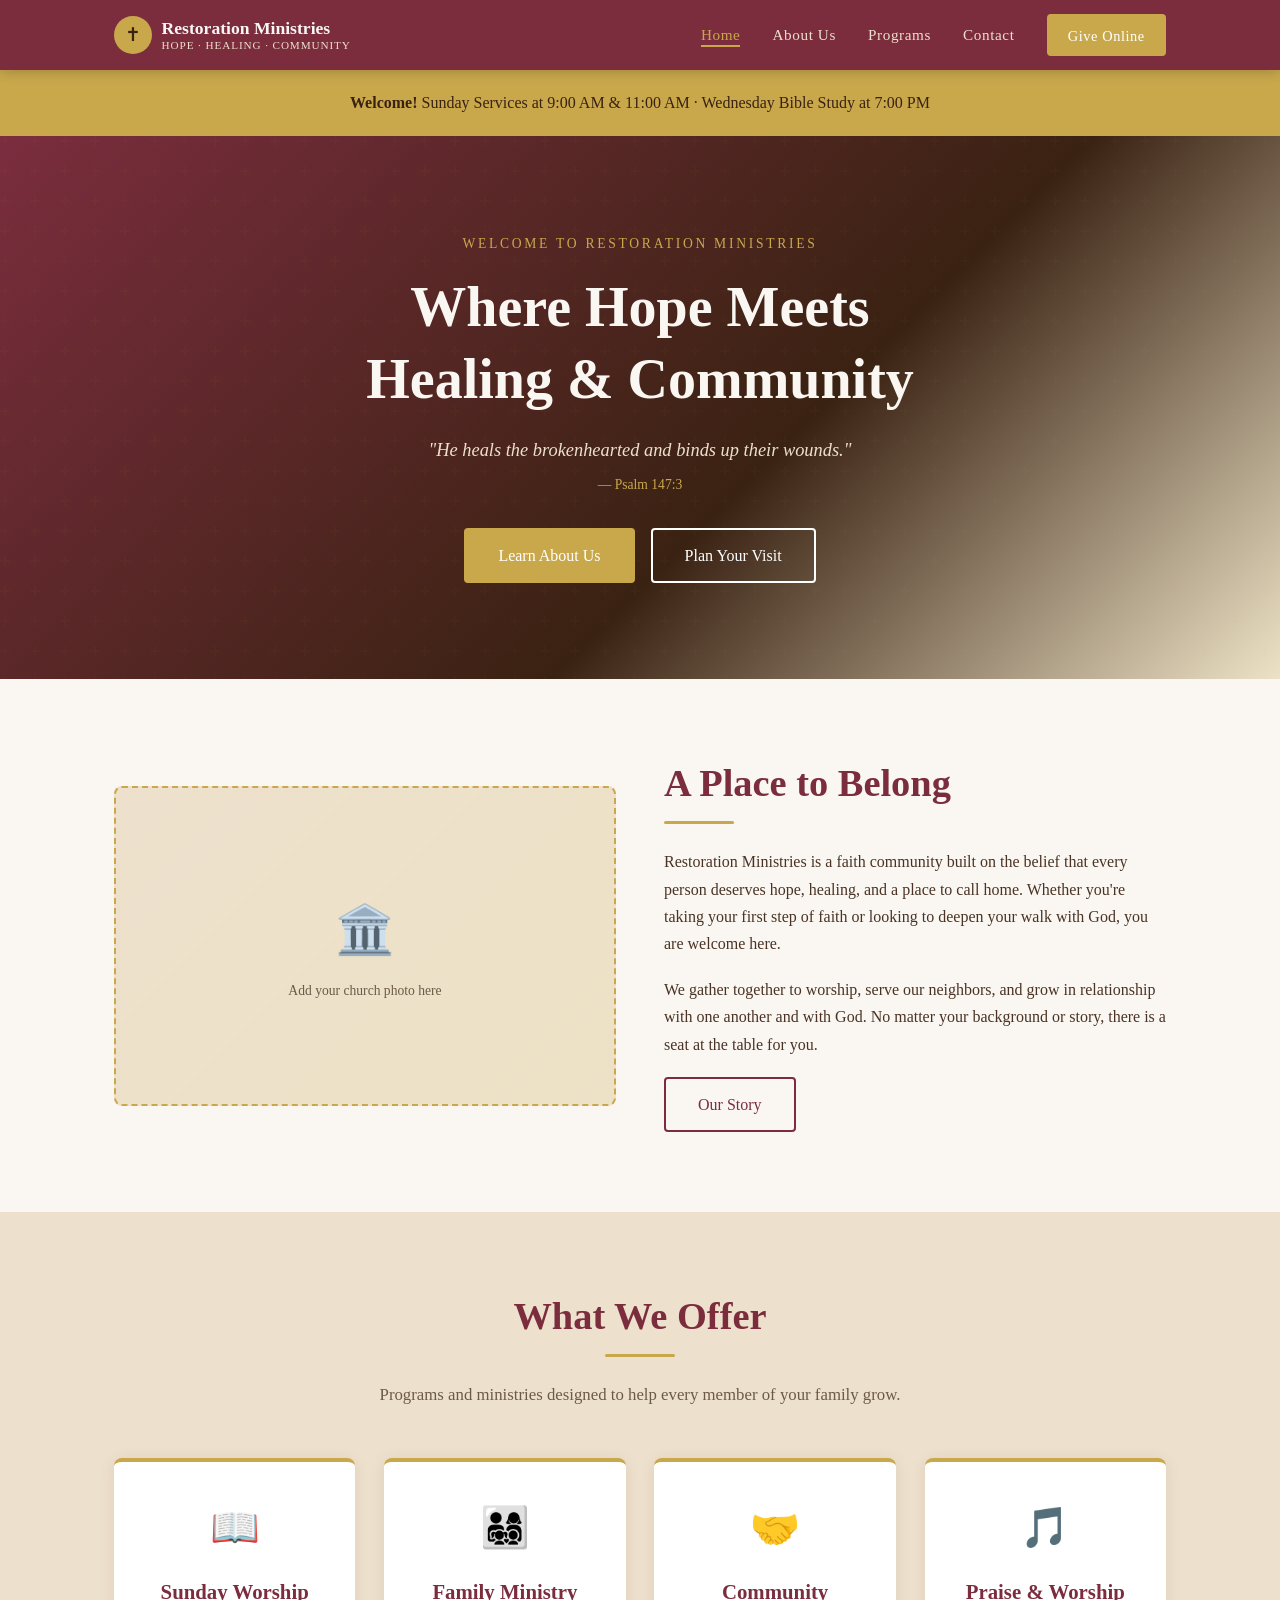
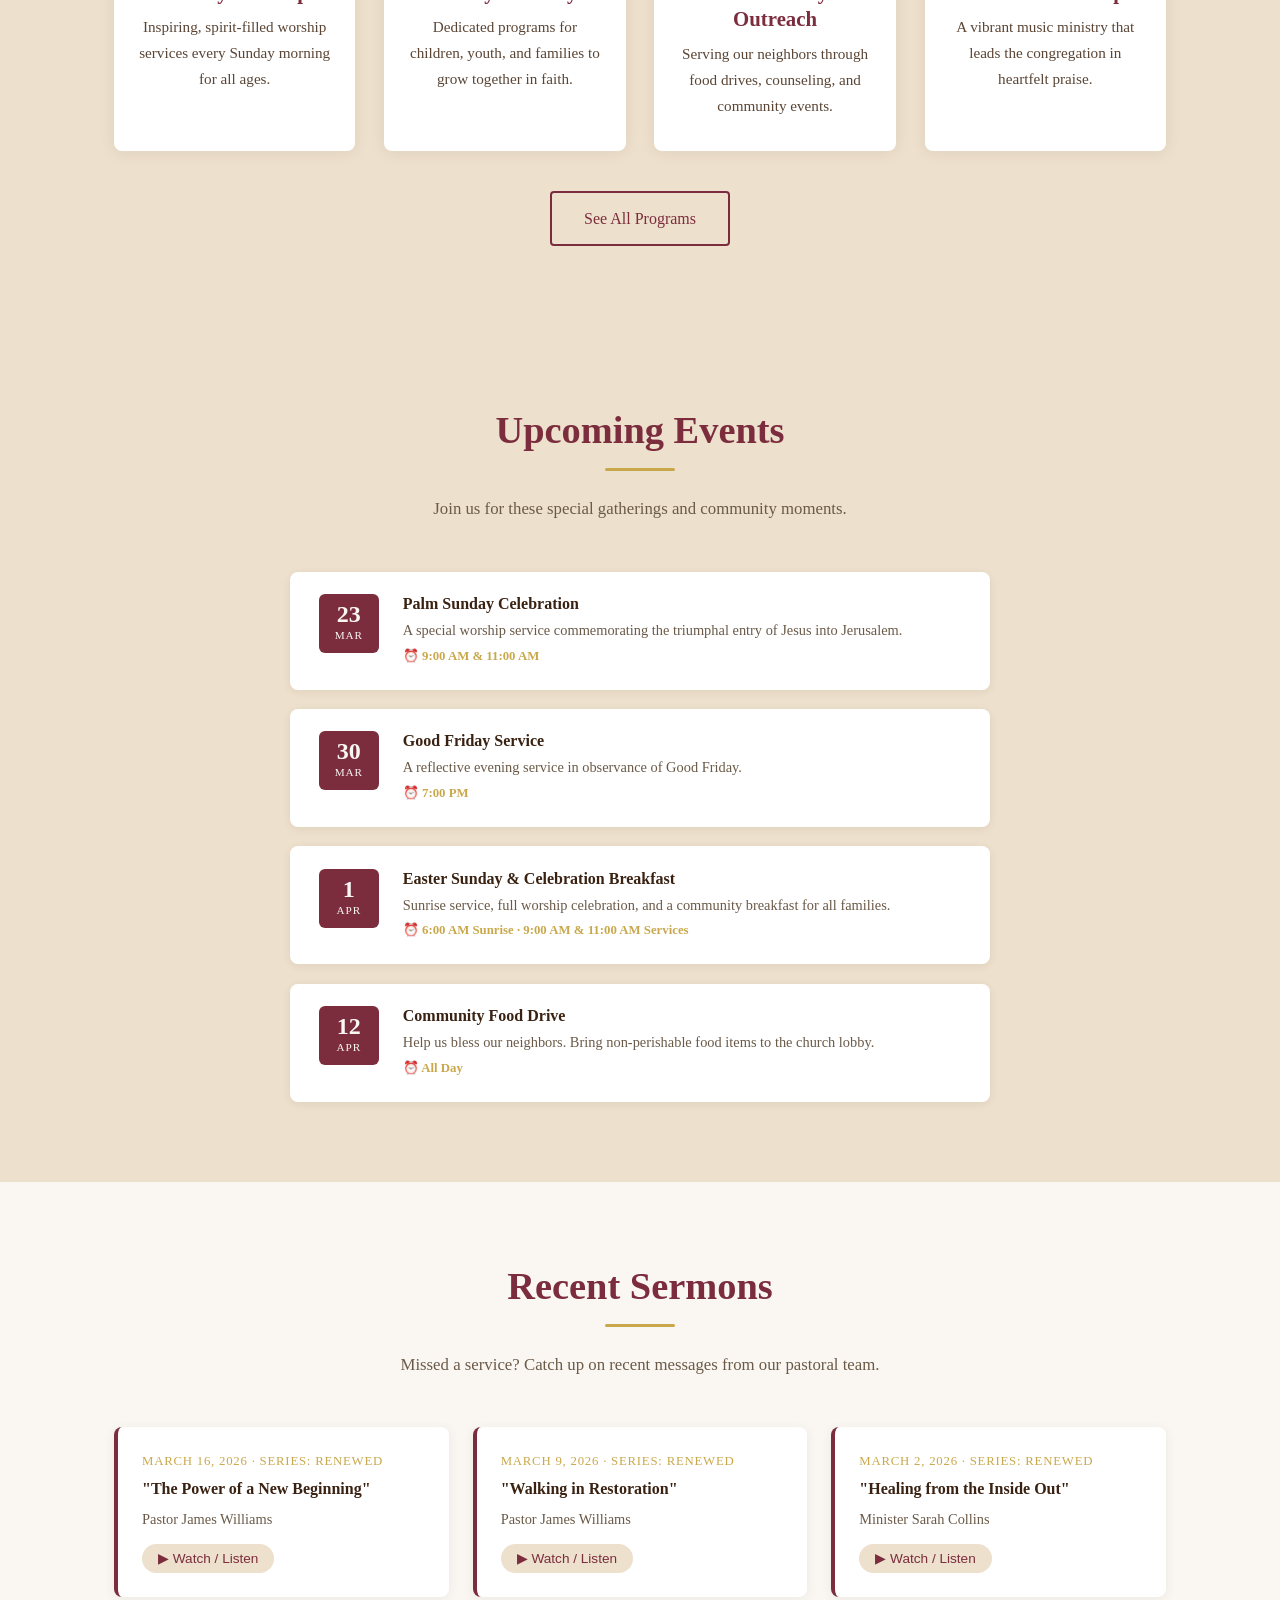
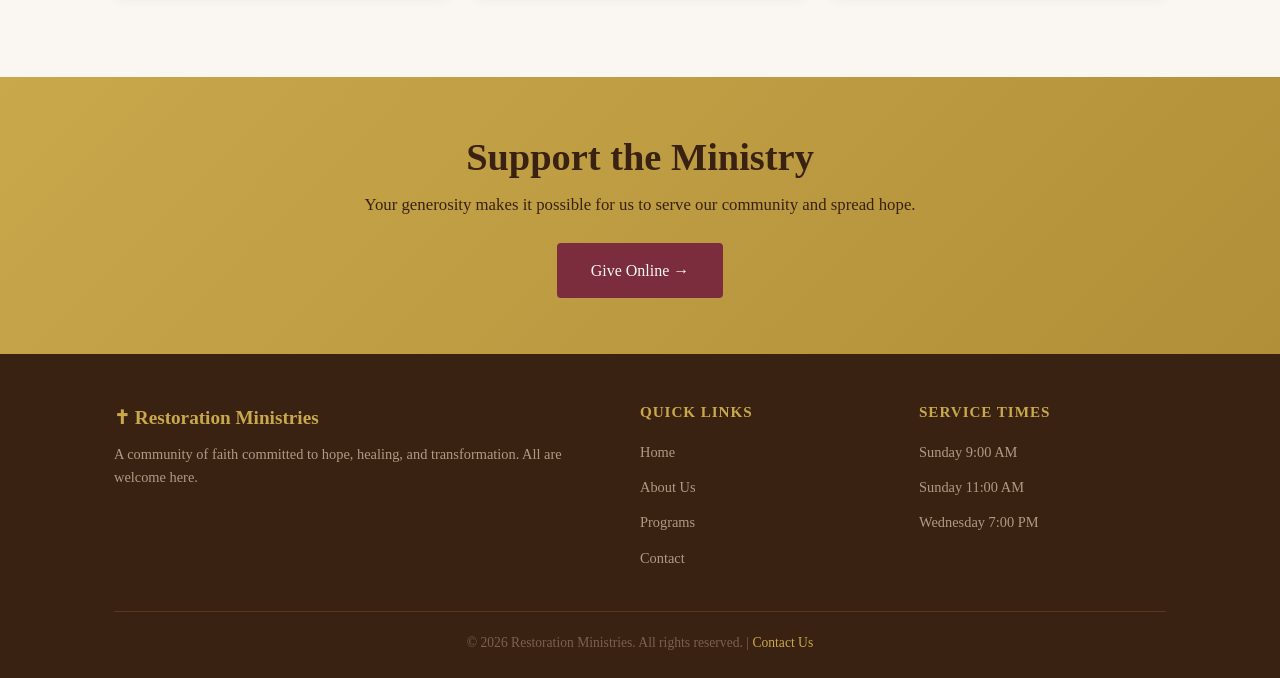
<file: index.html>
<!DOCTYPE html>
<html lang="en">
<head>
  <meta charset="UTF-8" />
  <meta name="viewport" content="width=device-width, initial-scale=1.0" />
  <title>Restoration Ministries | Hope, Healing & Community</title>
  <meta name="description" content="Restoration Ministries — a warm, welcoming community of faith committed to hope, healing, and transformation." />
  <link rel="stylesheet" href="css/style.css" />
</head>
<body>

  <!-- NAVIGATION -->
  <nav class="navbar">
    <div class="container">
      <a href="index.html" class="nav-logo">
        <div class="nav-logo-icon">✝</div>
        <div class="nav-logo-text">
          Restoration Ministries
          <span>Hope · Healing · Community</span>
        </div>
      </a>
      <button class="nav-toggle" aria-label="Toggle menu">
        <span></span><span></span><span></span>
      </button>
      <ul class="nav-links">
        <li><a href="index.html" class="active">Home</a></li>
        <li><a href="about.html">About Us</a></li>
        <li><a href="services.html">Programs</a></li>
        <li><a href="contact.html">Contact</a></li>
        <li><a href="#donate" class="btn btn-primary">Give Online</a></li>
      </ul>
    </div>
  </nav>

  <!-- WELCOME STRIP -->
  <div class="welcome-strip">
    <strong>Welcome!</strong> Sunday Services at 9:00 AM &amp; 11:00 AM · Wednesday Bible Study at 7:00 PM
  </div>

  <!-- HERO -->
  <section class="hero">
    <div class="container hero-content">
      <p class="hero-eyebrow">Welcome to Restoration Ministries</p>
      <h1>Where Hope Meets<br />Healing &amp; Community</h1>
      <p class="hero-verse">
        "He heals the brokenhearted and binds up their wounds."
        <cite>— Psalm 147:3</cite>
      </p>
      <div class="hero-cta">
        <a href="about.html" class="btn btn-primary">Learn About Us</a>
        <a href="contact.html" class="btn btn-secondary">Plan Your Visit</a>
      </div>
    </div>
  </section>

  <!-- ABOUT SNAPSHOT -->
  <section class="section about-snapshot">
    <div class="container">
      <div class="about-img-placeholder">
        <div class="icon">🏛️</div>
        <p>Add your church photo here</p>
      </div>
      <div class="text-block">
        <h2>A Place to Belong</h2>
        <div class="divider" style="margin-left:0;"></div>
        <p>Restoration Ministries is a faith community built on the belief that every person deserves hope, healing, and a place to call home. Whether you're taking your first step of faith or looking to deepen your walk with God, you are welcome here.</p>
        <p>We gather together to worship, serve our neighbors, and grow in relationship with one another and with God. No matter your background or story, there is a seat at the table for you.</p>
        <a href="about.html" class="btn btn-outline">Our Story</a>
      </div>
    </div>
  </section>

  <!-- SERVICES / PROGRAMS -->
  <section class="section" style="background:#EDE0CC;">
    <div class="container">
      <h2 class="section-title">What We Offer</h2>
      <div class="divider"></div>
      <p class="section-subtitle">Programs and ministries designed to help every member of your family grow.</p>
      <div class="services-grid">
        <div class="service-card">
          <div class="card-icon">📖</div>
          <h3>Sunday Worship</h3>
          <p>Inspiring, spirit-filled worship services every Sunday morning for all ages.</p>
        </div>
        <div class="service-card">
          <div class="card-icon">👨‍👩‍👧‍👦</div>
          <h3>Family Ministry</h3>
          <p>Dedicated programs for children, youth, and families to grow together in faith.</p>
        </div>
        <div class="service-card">
          <div class="card-icon">🤝</div>
          <h3>Community Outreach</h3>
          <p>Serving our neighbors through food drives, counseling, and community events.</p>
        </div>
        <div class="service-card">
          <div class="card-icon">🎵</div>
          <h3>Praise &amp; Worship</h3>
          <p>A vibrant music ministry that leads the congregation in heartfelt praise.</p>
        </div>
      </div>
      <div style="text-align:center; margin-top:2.5rem;">
        <a href="services.html" class="btn btn-outline">See All Programs</a>
      </div>
    </div>
  </section>

  <!-- UPCOMING EVENTS -->
  <section class="section events-section">
    <div class="container">
      <h2 class="section-title">Upcoming Events</h2>
      <div class="divider"></div>
      <p class="section-subtitle">Join us for these special gatherings and community moments.</p>
      <div class="events-list">
        <div class="event-item">
          <div class="event-date">
            <div class="day">23</div>
            <div class="month">Mar</div>
          </div>
          <div class="event-info">
            <h4>Palm Sunday Celebration</h4>
            <p>A special worship service commemorating the triumphal entry of Jesus into Jerusalem.</p>
            <div class="event-time">⏰ 9:00 AM &amp; 11:00 AM</div>
          </div>
        </div>
        <div class="event-item">
          <div class="event-date">
            <div class="day">30</div>
            <div class="month">Mar</div>
          </div>
          <div class="event-info">
            <h4>Good Friday Service</h4>
            <p>A reflective evening service in observance of Good Friday.</p>
            <div class="event-time">⏰ 7:00 PM</div>
          </div>
        </div>
        <div class="event-item">
          <div class="event-date">
            <div class="day">1</div>
            <div class="month">Apr</div>
          </div>
          <div class="event-info">
            <h4>Easter Sunday &amp; Celebration Breakfast</h4>
            <p>Sunrise service, full worship celebration, and a community breakfast for all families.</p>
            <div class="event-time">⏰ 6:00 AM Sunrise · 9:00 AM &amp; 11:00 AM Services</div>
          </div>
        </div>
        <div class="event-item">
          <div class="event-date">
            <div class="day">12</div>
            <div class="month">Apr</div>
          </div>
          <div class="event-info">
            <h4>Community Food Drive</h4>
            <p>Help us bless our neighbors. Bring non-perishable food items to the church lobby.</p>
            <div class="event-time">⏰ All Day</div>
          </div>
        </div>
      </div>
    </div>
  </section>

  <!-- SERMON ARCHIVE PREVIEW -->
  <section class="section sermons-section">
    <div class="container">
      <h2 class="section-title">Recent Sermons</h2>
      <div class="divider"></div>
      <p class="section-subtitle">Missed a service? Catch up on recent messages from our pastoral team.</p>
      <div class="sermons-grid">
        <div class="sermon-card">
          <div class="sermon-meta">March 16, 2026 · Series: Renewed</div>
          <h4>"The Power of a New Beginning"</h4>
          <div class="speaker">Pastor James Williams</div>
          <button class="play-btn">▶ Watch / Listen</button>
        </div>
        <div class="sermon-card">
          <div class="sermon-meta">March 9, 2026 · Series: Renewed</div>
          <h4>"Walking in Restoration"</h4>
          <div class="speaker">Pastor James Williams</div>
          <button class="play-btn">▶ Watch / Listen</button>
        </div>
        <div class="sermon-card">
          <div class="sermon-meta">March 2, 2026 · Series: Renewed</div>
          <h4>"Healing from the Inside Out"</h4>
          <div class="speaker">Minister Sarah Collins</div>
          <button class="play-btn">▶ Watch / Listen</button>
        </div>
      </div>
    </div>
  </section>

  <!-- DONATE BANNER -->
  <section class="donate-banner" id="donate">
    <div class="container">
      <h2>Support the Ministry</h2>
      <p>Your generosity makes it possible for us to serve our community and spread hope.</p>
      <a href="contact.html" class="btn">Give Online →</a>
    </div>
  </section>

  <!-- FOOTER -->
  <footer>
    <div class="container">
      <div class="footer-grid">
        <div class="footer-brand">
          <div class="brand-name">✝ Restoration Ministries</div>
          <p>A community of faith committed to hope, healing, and transformation. All are welcome here.</p>
        </div>
        <div class="footer-col">
          <h4>Quick Links</h4>
          <ul>
            <li><a href="index.html">Home</a></li>
            <li><a href="about.html">About Us</a></li>
            <li><a href="services.html">Programs</a></li>
            <li><a href="contact.html">Contact</a></li>
          </ul>
        </div>
        <div class="footer-col">
          <h4>Service Times</h4>
          <ul>
            <li><a href="#">Sunday 9:00 AM</a></li>
            <li><a href="#">Sunday 11:00 AM</a></li>
            <li><a href="#">Wednesday 7:00 PM</a></li>
          </ul>
        </div>
      </div>
      <div class="footer-bottom">
        <p>&copy; 2026 Restoration Ministries. All rights reserved. | <a href="contact.html">Contact Us</a></p>
      </div>
    </div>
  </footer>

  <script src="js/main.js"></script>
</body>
</html>
</file>
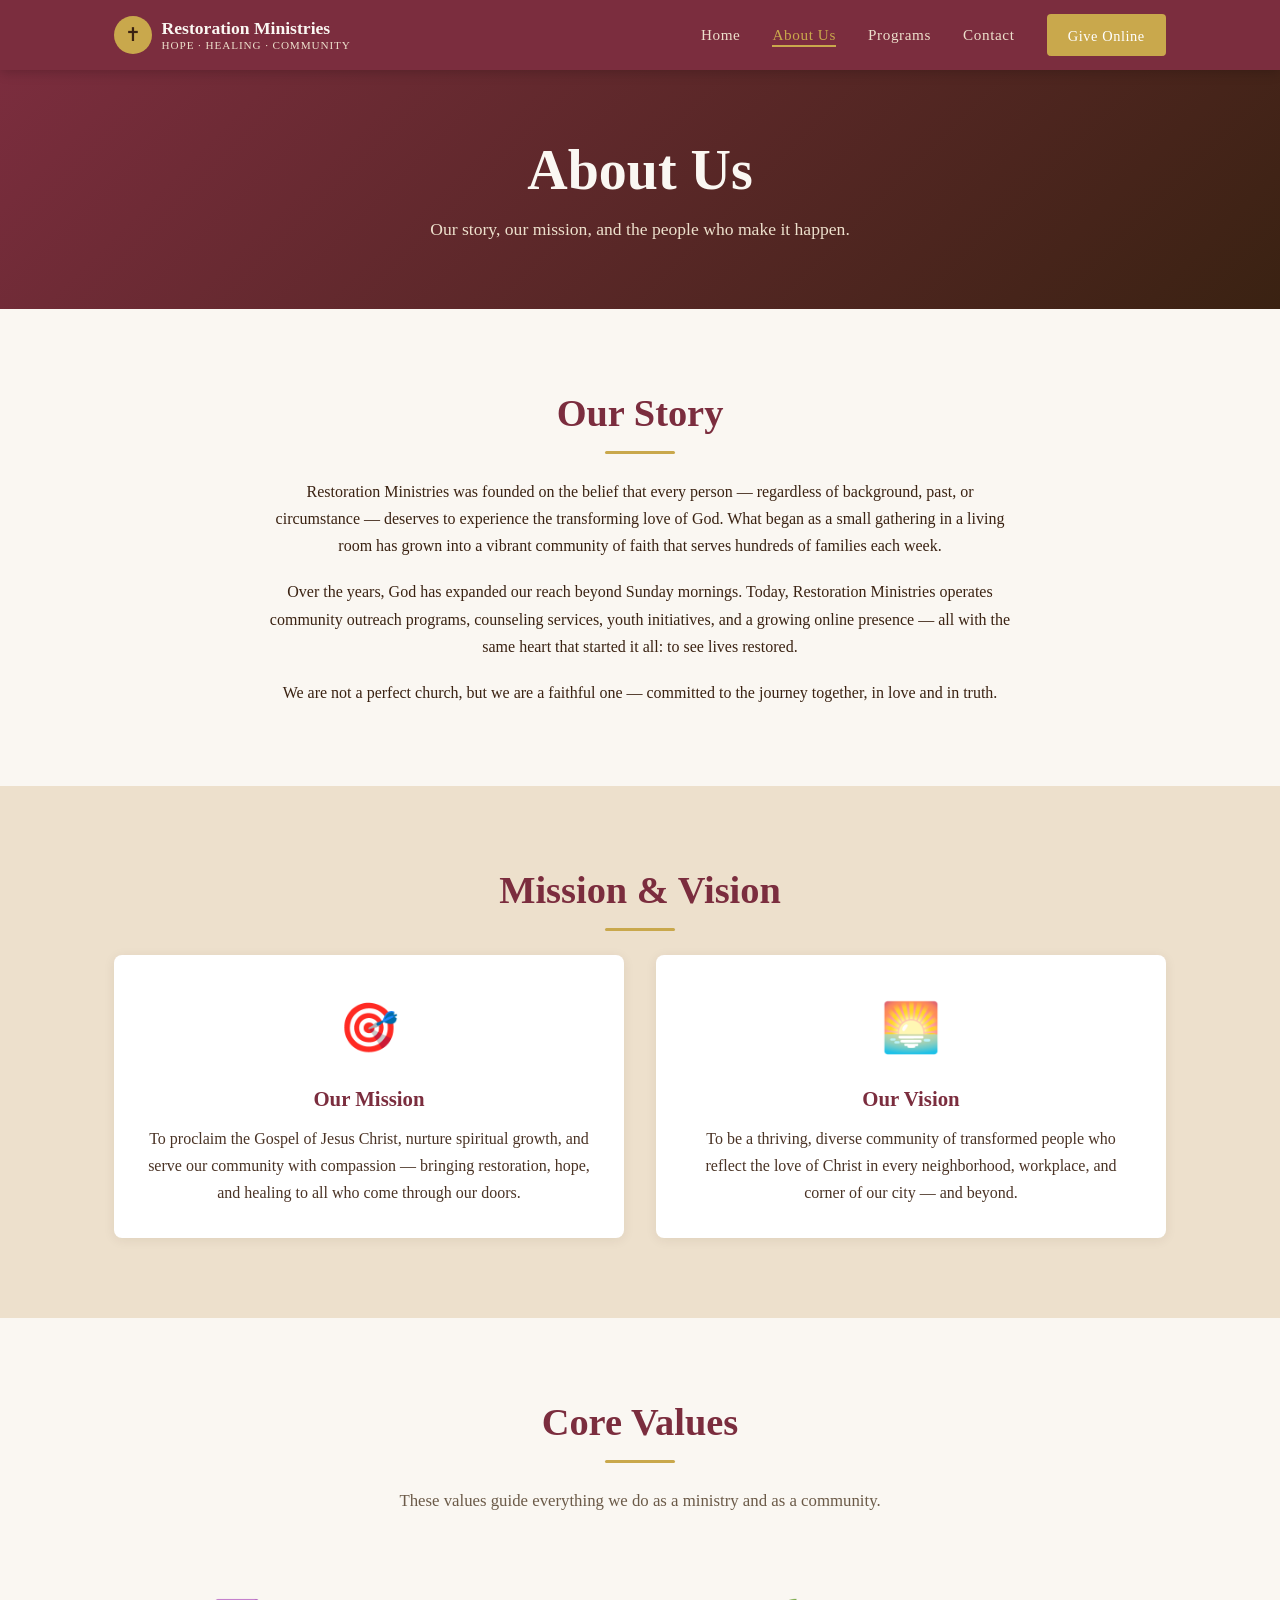
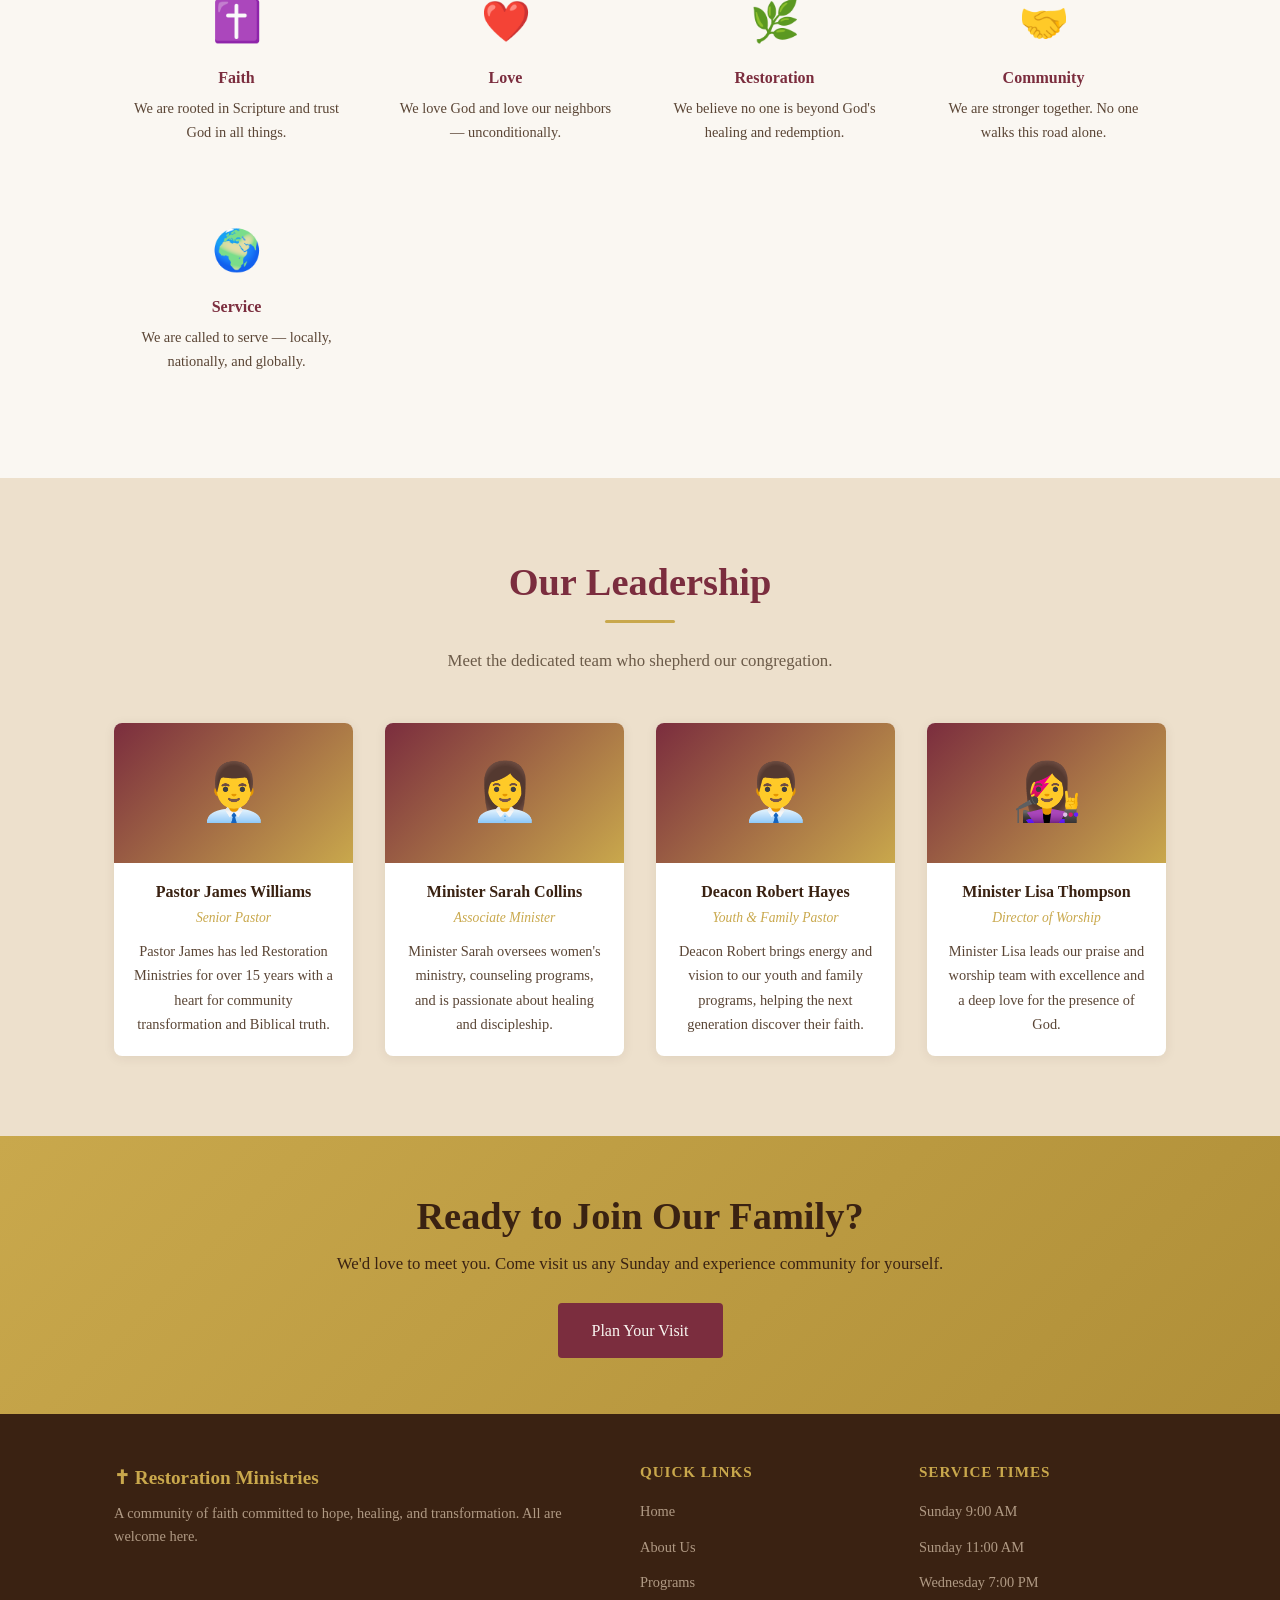
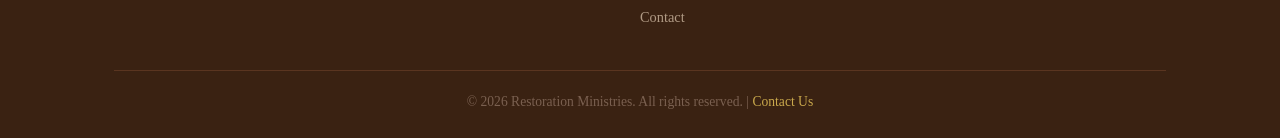
<file: about.html>
<!DOCTYPE html>
<html lang="en">
<head>
  <meta charset="UTF-8" />
  <meta name="viewport" content="width=device-width, initial-scale=1.0" />
  <title>About Us | Restoration Ministries</title>
  <meta name="description" content="Learn about the mission, vision, values, and leadership of Restoration Ministries." />
  <link rel="stylesheet" href="css/style.css" />
</head>
<body>

  <!-- NAVIGATION -->
  <nav class="navbar">
    <div class="container">
      <a href="index.html" class="nav-logo">
        <div class="nav-logo-icon">✝</div>
        <div class="nav-logo-text">
          Restoration Ministries
          <span>Hope · Healing · Community</span>
        </div>
      </a>
      <button class="nav-toggle" aria-label="Toggle menu">
        <span></span><span></span><span></span>
      </button>
      <ul class="nav-links">
        <li><a href="index.html">Home</a></li>
        <li><a href="about.html" class="active">About Us</a></li>
        <li><a href="services.html">Programs</a></li>
        <li><a href="contact.html">Contact</a></li>
        <li><a href="index.html#donate" class="btn btn-primary">Give Online</a></li>
      </ul>
    </div>
  </nav>

  <!-- PAGE HERO -->
  <section class="page-hero">
    <div class="container">
      <h1>About Us</h1>
      <p>Our story, our mission, and the people who make it happen.</p>
    </div>
  </section>

  <!-- OUR STORY -->
  <section class="section" style="background:#FAF7F2;">
    <div class="container">
      <h2 class="section-title">Our Story</h2>
      <div class="divider"></div>
      <div style="max-width:750px; margin:0 auto; text-align:center;">
        <p style="margin-bottom:1.2rem;">Restoration Ministries was founded on the belief that every person — regardless of background, past, or circumstance — deserves to experience the transforming love of God. What began as a small gathering in a living room has grown into a vibrant community of faith that serves hundreds of families each week.</p>
        <p style="margin-bottom:1.2rem;">Over the years, God has expanded our reach beyond Sunday mornings. Today, Restoration Ministries operates community outreach programs, counseling services, youth initiatives, and a growing online presence — all with the same heart that started it all: to see lives restored.</p>
        <p>We are not a perfect church, but we are a faithful one — committed to the journey together, in love and in truth.</p>
      </div>
    </div>
  </section>

  <!-- MISSION & VISION -->
  <section class="section mission-vision">
    <div class="container">
      <h2 class="section-title">Mission &amp; Vision</h2>
      <div class="divider"></div>
      <div class="mv-grid">
        <div class="mv-card">
          <div class="mv-icon">🎯</div>
          <h3>Our Mission</h3>
          <p>To proclaim the Gospel of Jesus Christ, nurture spiritual growth, and serve our community with compassion — bringing restoration, hope, and healing to all who come through our doors.</p>
        </div>
        <div class="mv-card">
          <div class="mv-icon">🌅</div>
          <h3>Our Vision</h3>
          <p>To be a thriving, diverse community of transformed people who reflect the love of Christ in every neighborhood, workplace, and corner of our city — and beyond.</p>
        </div>
      </div>
    </div>
  </section>

  <!-- CORE VALUES -->
  <section class="section values-section">
    <div class="container">
      <h2 class="section-title">Core Values</h2>
      <div class="divider"></div>
      <p class="section-subtitle">These values guide everything we do as a ministry and as a community.</p>
      <div class="values-grid">
        <div class="value-item">
          <div class="v-icon">✝️</div>
          <h4>Faith</h4>
          <p>We are rooted in Scripture and trust God in all things.</p>
        </div>
        <div class="value-item">
          <div class="v-icon">❤️</div>
          <h4>Love</h4>
          <p>We love God and love our neighbors — unconditionally.</p>
        </div>
        <div class="value-item">
          <div class="v-icon">🌿</div>
          <h4>Restoration</h4>
          <p>We believe no one is beyond God's healing and redemption.</p>
        </div>
        <div class="value-item">
          <div class="v-icon">🤝</div>
          <h4>Community</h4>
          <p>We are stronger together. No one walks this road alone.</p>
        </div>
        <div class="value-item">
          <div class="v-icon">🌍</div>
          <h4>Service</h4>
          <p>We are called to serve — locally, nationally, and globally.</p>
        </div>
      </div>
    </div>
  </section>

  <!-- LEADERSHIP -->
  <section class="section leadership-section">
    <div class="container">
      <h2 class="section-title">Our Leadership</h2>
      <div class="divider"></div>
      <p class="section-subtitle">Meet the dedicated team who shepherd our congregation.</p>
      <div class="leadership-grid">
        <div class="leader-card">
          <div class="leader-avatar">👨‍💼</div>
          <div class="leader-info">
            <h4>Pastor James Williams</h4>
            <div class="title">Senior Pastor</div>
            <p>Pastor James has led Restoration Ministries for over 15 years with a heart for community transformation and Biblical truth.</p>
          </div>
        </div>
        <div class="leader-card">
          <div class="leader-avatar">👩‍💼</div>
          <div class="leader-info">
            <h4>Minister Sarah Collins</h4>
            <div class="title">Associate Minister</div>
            <p>Minister Sarah oversees women's ministry, counseling programs, and is passionate about healing and discipleship.</p>
          </div>
        </div>
        <div class="leader-card">
          <div class="leader-avatar">👨‍💼</div>
          <div class="leader-info">
            <h4>Deacon Robert Hayes</h4>
            <div class="title">Youth &amp; Family Pastor</div>
            <p>Deacon Robert brings energy and vision to our youth and family programs, helping the next generation discover their faith.</p>
          </div>
        </div>
        <div class="leader-card">
          <div class="leader-avatar">👩‍🎤</div>
          <div class="leader-info">
            <h4>Minister Lisa Thompson</h4>
            <div class="title">Director of Worship</div>
            <p>Minister Lisa leads our praise and worship team with excellence and a deep love for the presence of God.</p>
          </div>
        </div>
      </div>
    </div>
  </section>

  <!-- CTA -->
  <section class="donate-banner">
    <div class="container">
      <h2>Ready to Join Our Family?</h2>
      <p>We'd love to meet you. Come visit us any Sunday and experience community for yourself.</p>
      <a href="contact.html" class="btn">Plan Your Visit</a>
    </div>
  </section>

  <!-- FOOTER -->
  <footer>
    <div class="container">
      <div class="footer-grid">
        <div class="footer-brand">
          <div class="brand-name">✝ Restoration Ministries</div>
          <p>A community of faith committed to hope, healing, and transformation. All are welcome here.</p>
        </div>
        <div class="footer-col">
          <h4>Quick Links</h4>
          <ul>
            <li><a href="index.html">Home</a></li>
            <li><a href="about.html">About Us</a></li>
            <li><a href="services.html">Programs</a></li>
            <li><a href="contact.html">Contact</a></li>
          </ul>
        </div>
        <div class="footer-col">
          <h4>Service Times</h4>
          <ul>
            <li><a href="#">Sunday 9:00 AM</a></li>
            <li><a href="#">Sunday 11:00 AM</a></li>
            <li><a href="#">Wednesday 7:00 PM</a></li>
          </ul>
        </div>
      </div>
      <div class="footer-bottom">
        <p>&copy; 2026 Restoration Ministries. All rights reserved. | <a href="contact.html">Contact Us</a></p>
      </div>
    </div>
  </footer>

  <script src="js/main.js"></script>
</body>
</html>
</file>
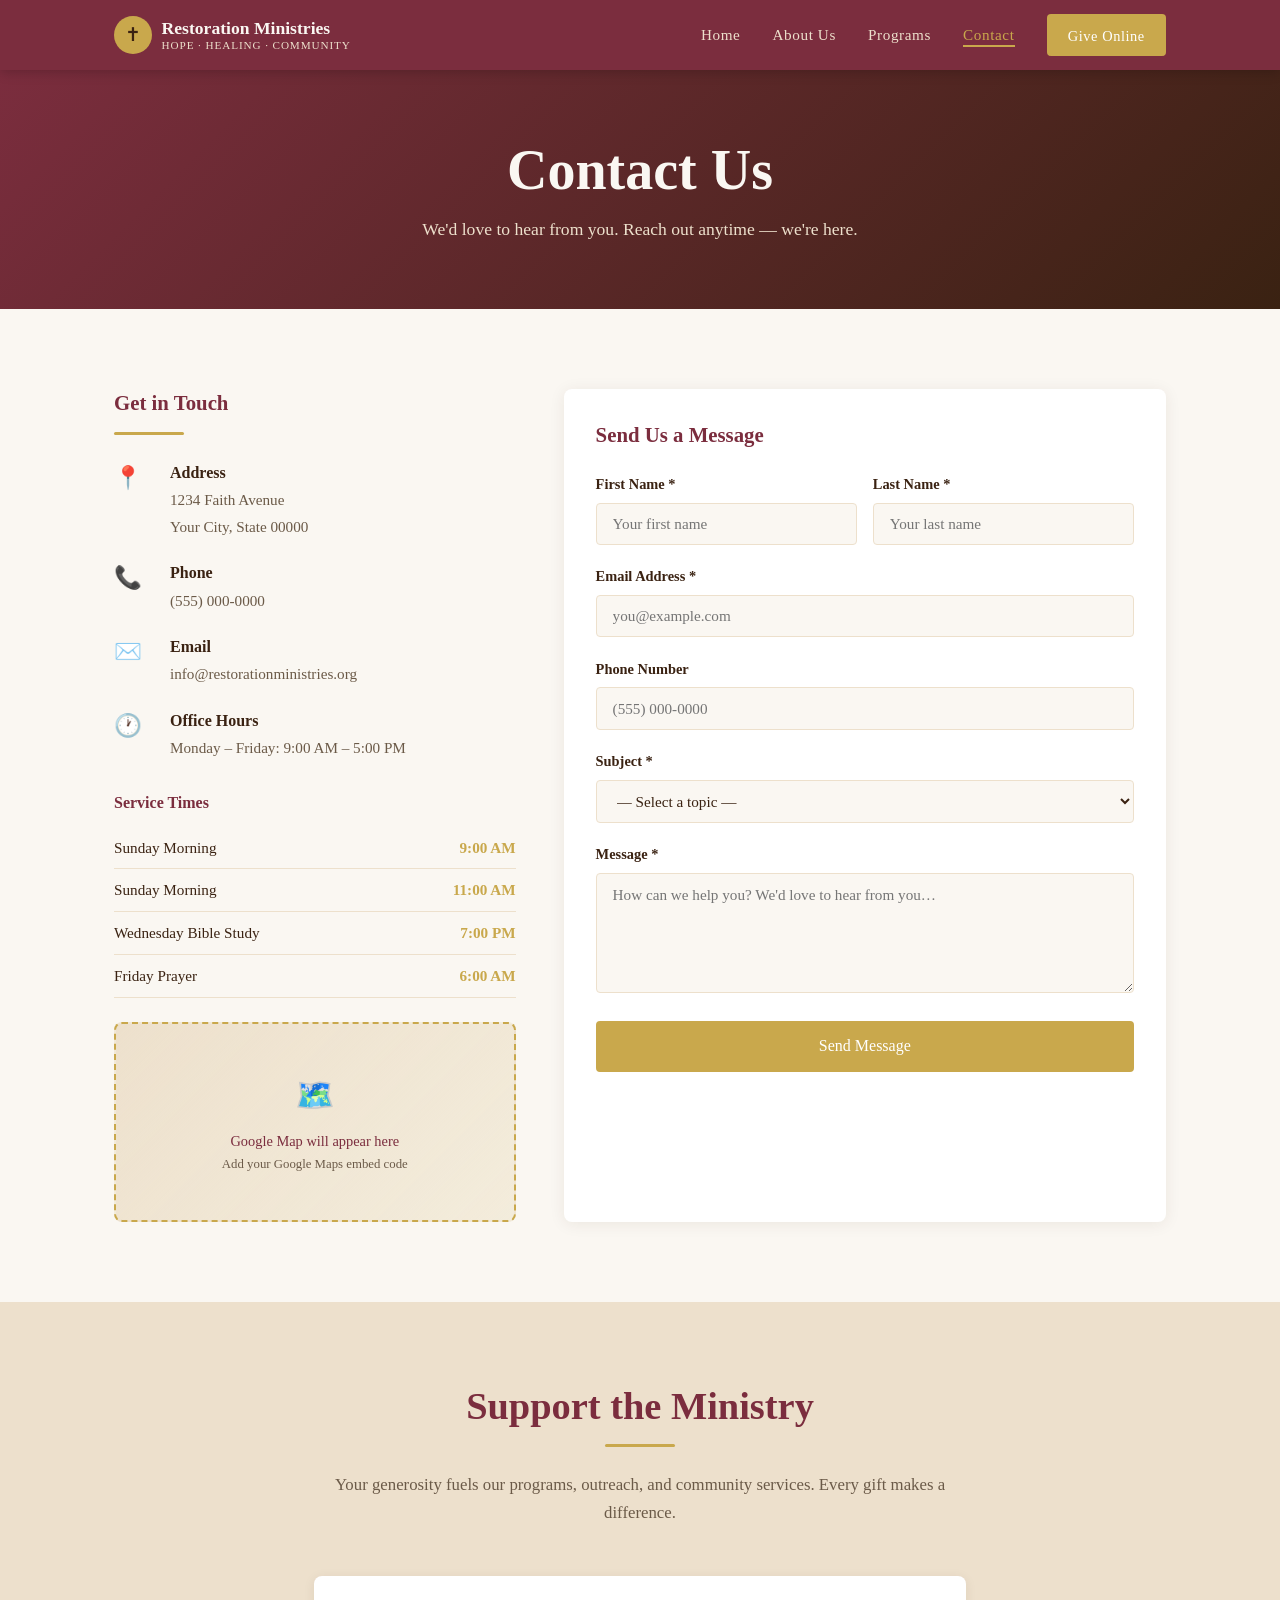
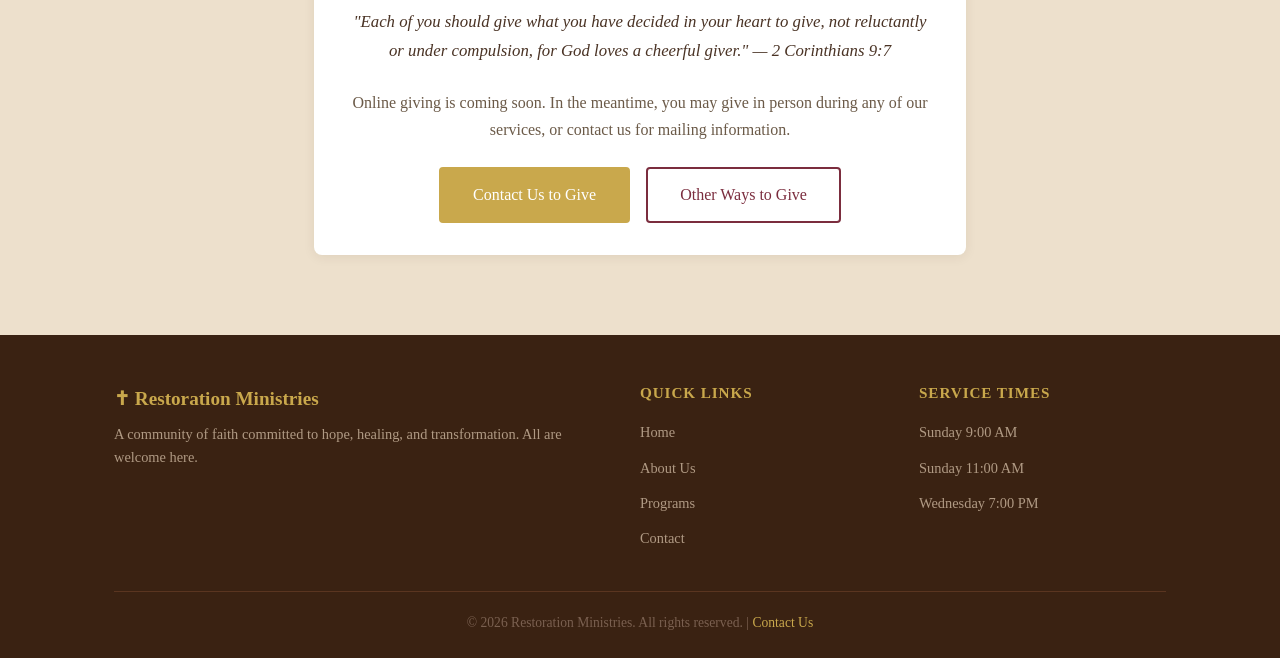
<file: contact.html>
<!DOCTYPE html>
<html lang="en">
<head>
  <meta charset="UTF-8" />
  <meta name="viewport" content="width=device-width, initial-scale=1.0" />
  <title>Contact Us | Restoration Ministries</title>
  <meta name="description" content="Get in touch with Restoration Ministries — we'd love to hear from you." />
  <link rel="stylesheet" href="css/style.css" />
</head>
<body>

  <!-- NAVIGATION -->
  <nav class="navbar">
    <div class="container">
      <a href="index.html" class="nav-logo">
        <div class="nav-logo-icon">✝</div>
        <div class="nav-logo-text">
          Restoration Ministries
          <span>Hope · Healing · Community</span>
        </div>
      </a>
      <button class="nav-toggle" aria-label="Toggle menu">
        <span></span><span></span><span></span>
      </button>
      <ul class="nav-links">
        <li><a href="index.html">Home</a></li>
        <li><a href="about.html">About Us</a></li>
        <li><a href="services.html">Programs</a></li>
        <li><a href="contact.html" class="active">Contact</a></li>
        <li><a href="#donate-form" class="btn btn-primary">Give Online</a></li>
      </ul>
    </div>
  </nav>

  <!-- PAGE HERO -->
  <section class="page-hero">
    <div class="container">
      <h1>Contact Us</h1>
      <p>We'd love to hear from you. Reach out anytime — we're here.</p>
    </div>
  </section>

  <!-- CONTACT SECTION -->
  <section class="section contact-section">
    <div class="container">
      <div class="contact-grid">

        <!-- Contact Info -->
        <div class="contact-info">
          <h3>Get in Touch</h3>
          <div class="divider" style="margin-left:0;"></div>

          <div class="contact-detail">
            <div class="detail-icon">📍</div>
            <div class="detail-text">
              <strong>Address</strong>
              <span>1234 Faith Avenue<br />Your City, State 00000</span>
            </div>
          </div>

          <div class="contact-detail">
            <div class="detail-icon">📞</div>
            <div class="detail-text">
              <strong>Phone</strong>
              <span>(555) 000-0000</span>
            </div>
          </div>

          <div class="contact-detail">
            <div class="detail-icon">✉️</div>
            <div class="detail-text">
              <strong>Email</strong>
              <span>info@restorationministries.org</span>
            </div>
          </div>

          <div class="contact-detail">
            <div class="detail-icon">🕐</div>
            <div class="detail-text">
              <strong>Office Hours</strong>
              <span>Monday – Friday: 9:00 AM – 5:00 PM</span>
            </div>
          </div>

          <!-- Service Times -->
          <div class="service-times">
            <h4>Service Times</h4>
            <ul>
              <li>Sunday Morning <span>9:00 AM</span></li>
              <li>Sunday Morning <span>11:00 AM</span></li>
              <li>Wednesday Bible Study <span>7:00 PM</span></li>
              <li>Friday Prayer <span>6:00 AM</span></li>
            </ul>
          </div>

          <!-- Map Placeholder -->
          <div class="map-placeholder">
            <div class="icon">🗺️</div>
            <p>Google Map will appear here</p>
            <p style="font-size:0.8rem; color:#6b5a48;">Add your Google Maps embed code</p>
          </div>
        </div>

        <!-- Contact Form -->
        <div class="contact-form">
          <h3>Send Us a Message</h3>
          <form id="contactForm" novalidate>
            <div class="form-row">
              <div class="form-group">
                <label for="firstName">First Name *</label>
                <input type="text" id="firstName" name="firstName" required placeholder="Your first name" />
              </div>
              <div class="form-group">
                <label for="lastName">Last Name *</label>
                <input type="text" id="lastName" name="lastName" required placeholder="Your last name" />
              </div>
            </div>
            <div class="form-group">
              <label for="email">Email Address *</label>
              <input type="email" id="email" name="email" required placeholder="you@example.com" />
            </div>
            <div class="form-group">
              <label for="phone">Phone Number</label>
              <input type="tel" id="phone" name="phone" placeholder="(555) 000-0000" />
            </div>
            <div class="form-group">
              <label for="subject">Subject *</label>
              <select id="subject" name="subject" required>
                <option value="">— Select a topic —</option>
                <option value="general">General Inquiry</option>
                <option value="visit">Planning a Visit</option>
                <option value="prayer">Prayer Request</option>
                <option value="counseling">Counseling Services</option>
                <option value="volunteer">Volunteering</option>
                <option value="giving">Giving / Donations</option>
                <option value="other">Other</option>
              </select>
            </div>
            <div class="form-group">
              <label for="message">Message *</label>
              <textarea id="message" name="message" required placeholder="How can we help you? We'd love to hear from you…"></textarea>
            </div>
            <button type="submit" class="btn btn-primary" style="width:100%; font-size:1rem; padding:0.9rem;">Send Message</button>
            <div class="success-message" id="formSuccess">
              ✅ Thank you! Your message has been received. We'll be in touch soon.
            </div>
          </form>
        </div>

      </div>
    </div>
  </section>

  <!-- GIVING SECTION -->
  <section class="section" id="donate-form" style="background:#EDE0CC;">
    <div class="container" style="max-width:700px;">
      <h2 class="section-title">Support the Ministry</h2>
      <div class="divider"></div>
      <p class="section-subtitle">Your generosity fuels our programs, outreach, and community services. Every gift makes a difference.</p>
      <div style="background:#fff; border-radius:8px; padding:2rem; box-shadow:0 2px 12px rgba(58,34,18,0.08); text-align:center;">
        <p style="font-size:1.05rem; color:#4a3325; margin-bottom:1.5rem; font-style:italic;">"Each of you should give what you have decided in your heart to give, not reluctantly or under compulsion, for God loves a cheerful giver." — 2 Corinthians 9:7</p>
        <p style="color:#6b5a48; margin-bottom:1.5rem;">Online giving is coming soon. In the meantime, you may give in person during any of our services, or contact us for mailing information.</p>
        <div style="display:flex; gap:1rem; justify-content:center; flex-wrap:wrap;">
          <a href="mailto:info@restorationministries.org" class="btn btn-primary">Contact Us to Give</a>
          <a href="contact.html" class="btn btn-outline">Other Ways to Give</a>
        </div>
      </div>
    </div>
  </section>

  <!-- FOOTER -->
  <footer>
    <div class="container">
      <div class="footer-grid">
        <div class="footer-brand">
          <div class="brand-name">✝ Restoration Ministries</div>
          <p>A community of faith committed to hope, healing, and transformation. All are welcome here.</p>
        </div>
        <div class="footer-col">
          <h4>Quick Links</h4>
          <ul>
            <li><a href="index.html">Home</a></li>
            <li><a href="about.html">About Us</a></li>
            <li><a href="services.html">Programs</a></li>
            <li><a href="contact.html">Contact</a></li>
          </ul>
        </div>
        <div class="footer-col">
          <h4>Service Times</h4>
          <ul>
            <li><a href="#">Sunday 9:00 AM</a></li>
            <li><a href="#">Sunday 11:00 AM</a></li>
            <li><a href="#">Wednesday 7:00 PM</a></li>
          </ul>
        </div>
      </div>
      <div class="footer-bottom">
        <p>&copy; 2026 Restoration Ministries. All rights reserved. | <a href="contact.html">Contact Us</a></p>
      </div>
    </div>
  </footer>

  <script src="js/main.js"></script>
</body>
</html>
</file>
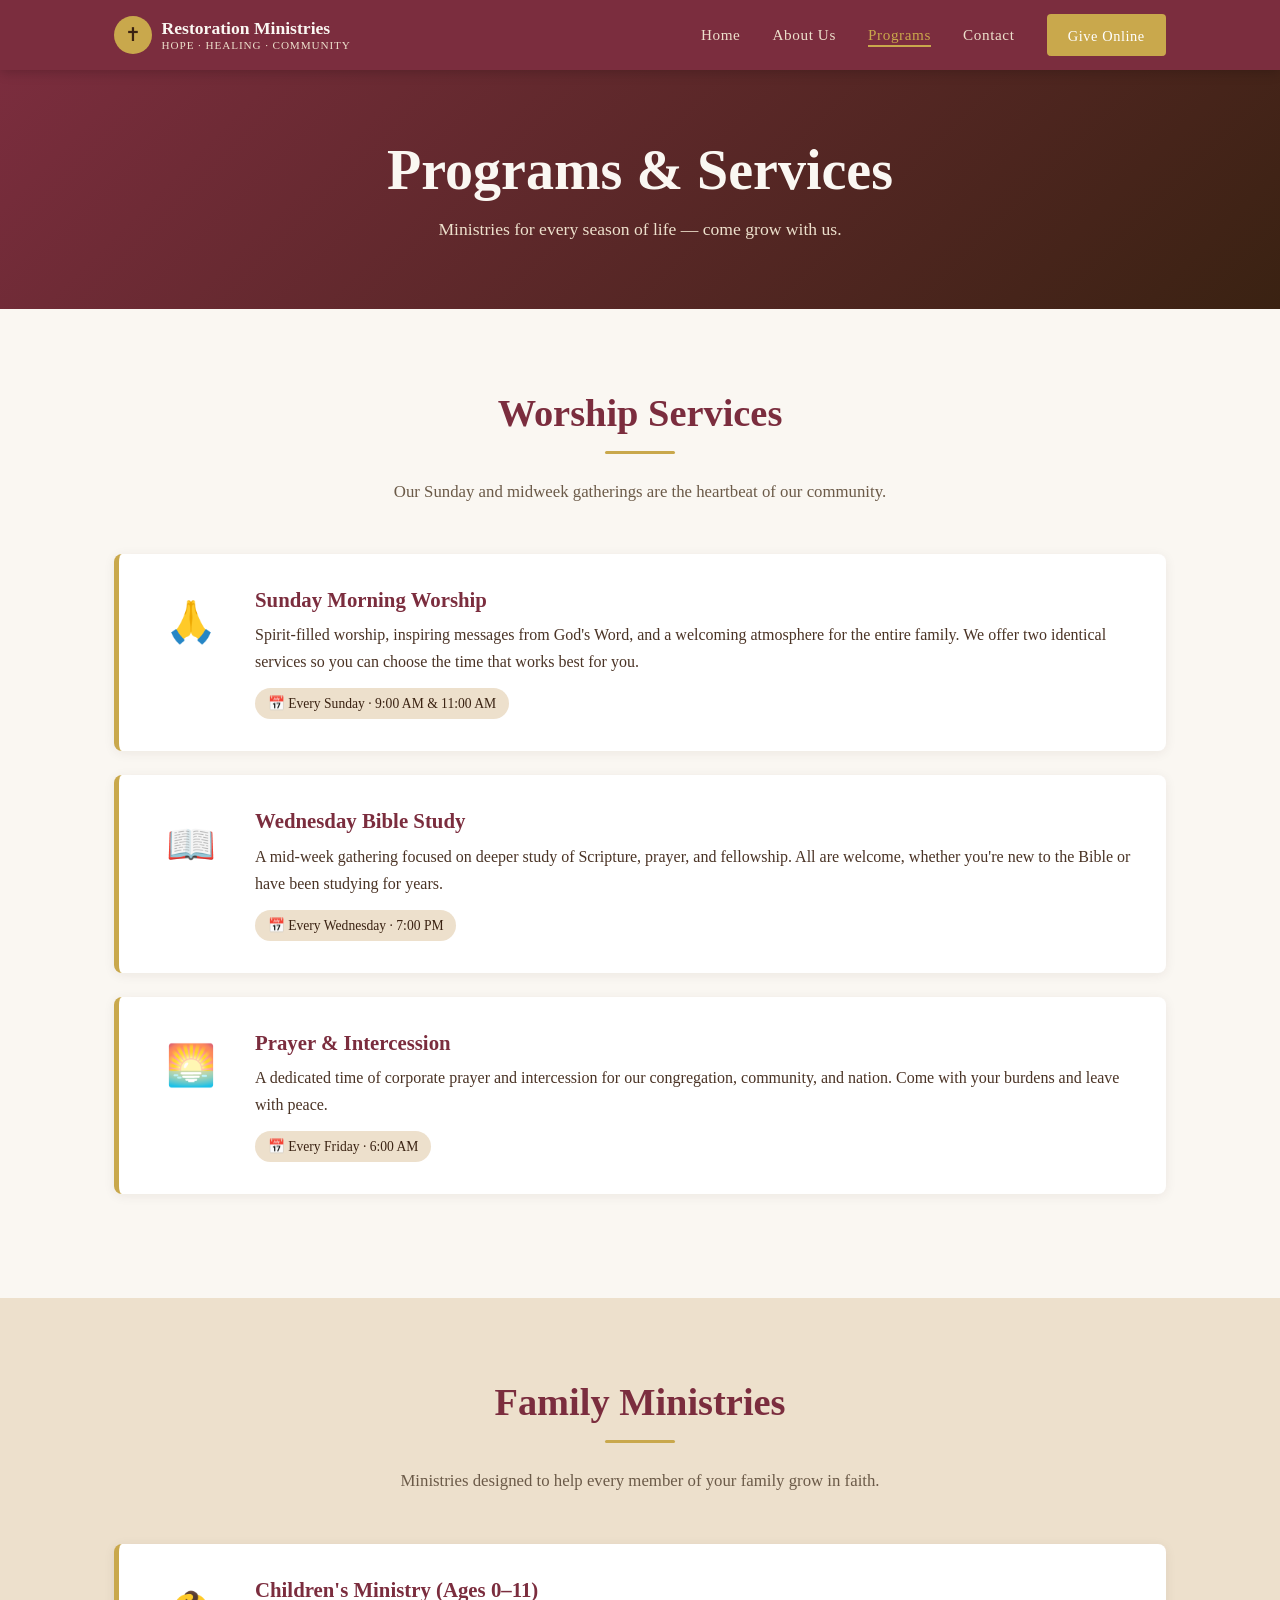
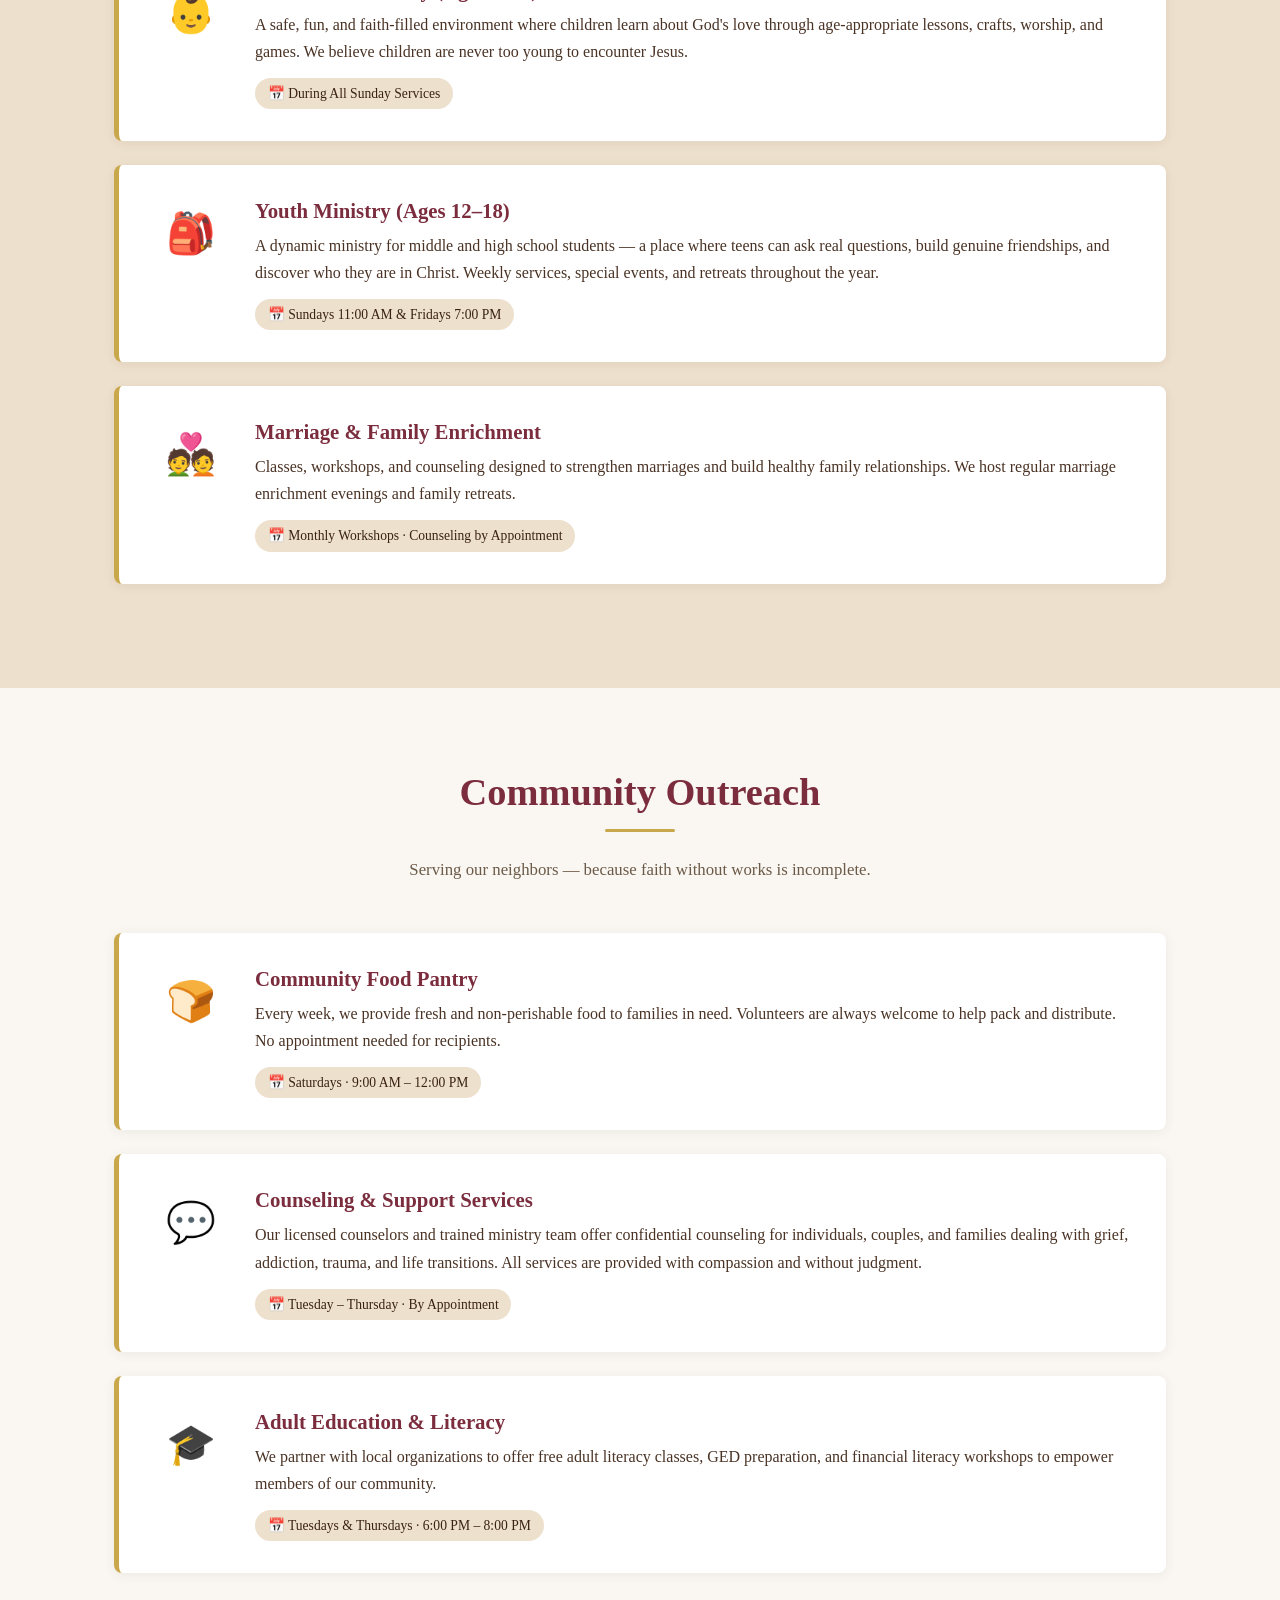
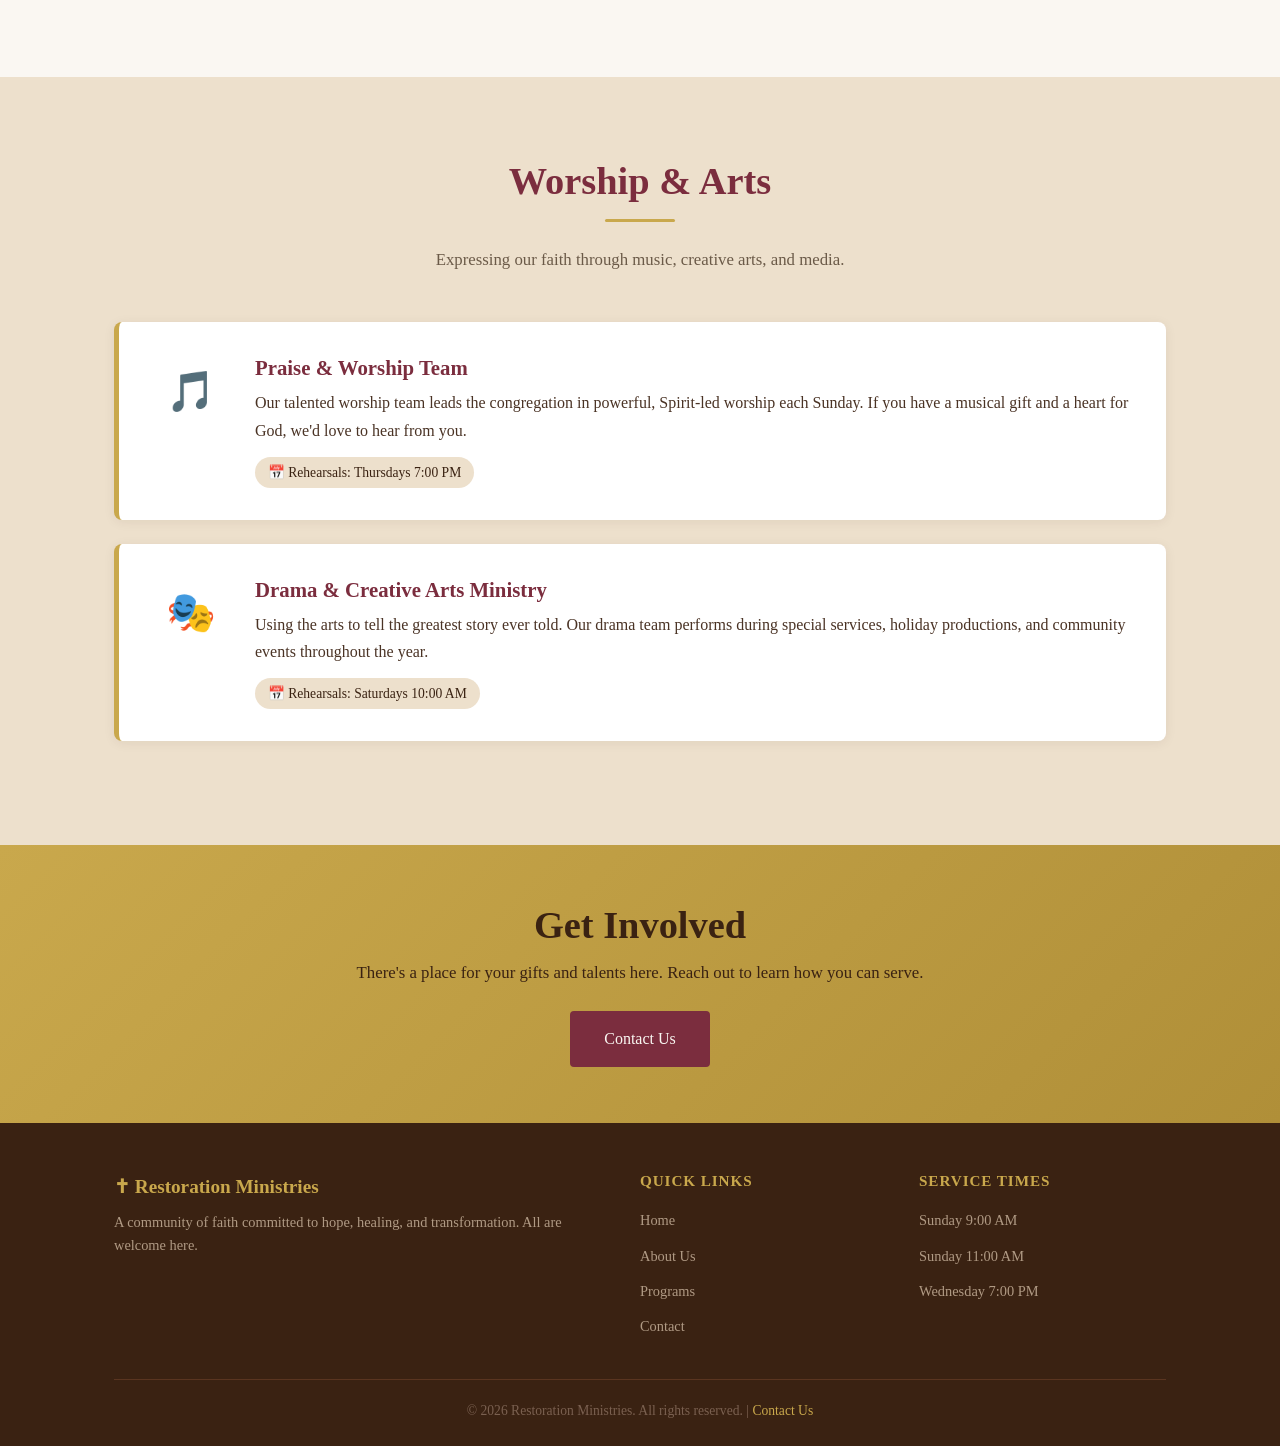
<file: services.html>
<!DOCTYPE html>
<html lang="en">
<head>
  <meta charset="UTF-8" />
  <meta name="viewport" content="width=device-width, initial-scale=1.0" />
  <title>Programs &amp; Services | Restoration Ministries</title>
  <meta name="description" content="Explore all the programs, ministries, and services offered at Restoration Ministries." />
  <link rel="stylesheet" href="css/style.css" />
</head>
<body>

  <!-- NAVIGATION -->
  <nav class="navbar">
    <div class="container">
      <a href="index.html" class="nav-logo">
        <div class="nav-logo-icon">✝</div>
        <div class="nav-logo-text">
          Restoration Ministries
          <span>Hope · Healing · Community</span>
        </div>
      </a>
      <button class="nav-toggle" aria-label="Toggle menu">
        <span></span><span></span><span></span>
      </button>
      <ul class="nav-links">
        <li><a href="index.html">Home</a></li>
        <li><a href="about.html">About Us</a></li>
        <li><a href="services.html" class="active">Programs</a></li>
        <li><a href="contact.html">Contact</a></li>
        <li><a href="index.html#donate" class="btn btn-primary">Give Online</a></li>
      </ul>
    </div>
  </nav>

  <!-- PAGE HERO -->
  <section class="page-hero">
    <div class="container">
      <h1>Programs &amp; Services</h1>
      <p>Ministries for every season of life — come grow with us.</p>
    </div>
  </section>

  <!-- WORSHIP SERVICES -->
  <section class="section" style="background:#FAF7F2;">
    <div class="container">
      <h2 class="section-title">Worship Services</h2>
      <div class="divider"></div>
      <p class="section-subtitle">Our Sunday and midweek gatherings are the heartbeat of our community.</p>
      <div class="program-block">
        <div class="p-icon">🙏</div>
        <div>
          <h3>Sunday Morning Worship</h3>
          <p>Spirit-filled worship, inspiring messages from God's Word, and a welcoming atmosphere for the entire family. We offer two identical services so you can choose the time that works best for you.</p>
          <span class="program-schedule">📅 Every Sunday · 9:00 AM &amp; 11:00 AM</span>
        </div>
      </div>
      <div class="program-block">
        <div class="p-icon">📖</div>
        <div>
          <h3>Wednesday Bible Study</h3>
          <p>A mid-week gathering focused on deeper study of Scripture, prayer, and fellowship. All are welcome, whether you're new to the Bible or have been studying for years.</p>
          <span class="program-schedule">📅 Every Wednesday · 7:00 PM</span>
        </div>
      </div>
      <div class="program-block">
        <div class="p-icon">🌅</div>
        <div>
          <h3>Prayer &amp; Intercession</h3>
          <p>A dedicated time of corporate prayer and intercession for our congregation, community, and nation. Come with your burdens and leave with peace.</p>
          <span class="program-schedule">📅 Every Friday · 6:00 AM</span>
        </div>
      </div>
    </div>
  </section>

  <!-- FAMILY MINISTRIES -->
  <section class="section" style="background:#EDE0CC;">
    <div class="container">
      <h2 class="section-title">Family Ministries</h2>
      <div class="divider"></div>
      <p class="section-subtitle">Ministries designed to help every member of your family grow in faith.</p>
      <div class="program-block">
        <div class="p-icon">👶</div>
        <div>
          <h3>Children's Ministry (Ages 0–11)</h3>
          <p>A safe, fun, and faith-filled environment where children learn about God's love through age-appropriate lessons, crafts, worship, and games. We believe children are never too young to encounter Jesus.</p>
          <span class="program-schedule">📅 During All Sunday Services</span>
        </div>
      </div>
      <div class="program-block">
        <div class="p-icon">🎒</div>
        <div>
          <h3>Youth Ministry (Ages 12–18)</h3>
          <p>A dynamic ministry for middle and high school students — a place where teens can ask real questions, build genuine friendships, and discover who they are in Christ. Weekly services, special events, and retreats throughout the year.</p>
          <span class="program-schedule">📅 Sundays 11:00 AM &amp; Fridays 7:00 PM</span>
        </div>
      </div>
      <div class="program-block">
        <div class="p-icon">💑</div>
        <div>
          <h3>Marriage &amp; Family Enrichment</h3>
          <p>Classes, workshops, and counseling designed to strengthen marriages and build healthy family relationships. We host regular marriage enrichment evenings and family retreats.</p>
          <span class="program-schedule">📅 Monthly Workshops · Counseling by Appointment</span>
        </div>
      </div>
    </div>
  </section>

  <!-- COMMUNITY OUTREACH -->
  <section class="section" style="background:#FAF7F2;">
    <div class="container">
      <h2 class="section-title">Community Outreach</h2>
      <div class="divider"></div>
      <p class="section-subtitle">Serving our neighbors — because faith without works is incomplete.</p>
      <div class="program-block">
        <div class="p-icon">🍞</div>
        <div>
          <h3>Community Food Pantry</h3>
          <p>Every week, we provide fresh and non-perishable food to families in need. Volunteers are always welcome to help pack and distribute. No appointment needed for recipients.</p>
          <span class="program-schedule">📅 Saturdays · 9:00 AM – 12:00 PM</span>
        </div>
      </div>
      <div class="program-block">
        <div class="p-icon">💬</div>
        <div>
          <h3>Counseling &amp; Support Services</h3>
          <p>Our licensed counselors and trained ministry team offer confidential counseling for individuals, couples, and families dealing with grief, addiction, trauma, and life transitions. All services are provided with compassion and without judgment.</p>
          <span class="program-schedule">📅 Tuesday – Thursday · By Appointment</span>
        </div>
      </div>
      <div class="program-block">
        <div class="p-icon">🎓</div>
        <div>
          <h3>Adult Education &amp; Literacy</h3>
          <p>We partner with local organizations to offer free adult literacy classes, GED preparation, and financial literacy workshops to empower members of our community.</p>
          <span class="program-schedule">📅 Tuesdays &amp; Thursdays · 6:00 PM – 8:00 PM</span>
        </div>
      </div>
    </div>
  </section>

  <!-- WORSHIP ARTS -->
  <section class="section" style="background:#EDE0CC;">
    <div class="container">
      <h2 class="section-title">Worship &amp; Arts</h2>
      <div class="divider"></div>
      <p class="section-subtitle">Expressing our faith through music, creative arts, and media.</p>
      <div class="program-block">
        <div class="p-icon">🎵</div>
        <div>
          <h3>Praise &amp; Worship Team</h3>
          <p>Our talented worship team leads the congregation in powerful, Spirit-led worship each Sunday. If you have a musical gift and a heart for God, we'd love to hear from you.</p>
          <span class="program-schedule">📅 Rehearsals: Thursdays 7:00 PM</span>
        </div>
      </div>
      <div class="program-block">
        <div class="p-icon">🎭</div>
        <div>
          <h3>Drama &amp; Creative Arts Ministry</h3>
          <p>Using the arts to tell the greatest story ever told. Our drama team performs during special services, holiday productions, and community events throughout the year.</p>
          <span class="program-schedule">📅 Rehearsals: Saturdays 10:00 AM</span>
        </div>
      </div>
    </div>
  </section>

  <!-- GET INVOLVED CTA -->
  <section class="donate-banner">
    <div class="container">
      <h2>Get Involved</h2>
      <p>There's a place for your gifts and talents here. Reach out to learn how you can serve.</p>
      <a href="contact.html" class="btn">Contact Us</a>
    </div>
  </section>

  <!-- FOOTER -->
  <footer>
    <div class="container">
      <div class="footer-grid">
        <div class="footer-brand">
          <div class="brand-name">✝ Restoration Ministries</div>
          <p>A community of faith committed to hope, healing, and transformation. All are welcome here.</p>
        </div>
        <div class="footer-col">
          <h4>Quick Links</h4>
          <ul>
            <li><a href="index.html">Home</a></li>
            <li><a href="about.html">About Us</a></li>
            <li><a href="services.html">Programs</a></li>
            <li><a href="contact.html">Contact</a></li>
          </ul>
        </div>
        <div class="footer-col">
          <h4>Service Times</h4>
          <ul>
            <li><a href="#">Sunday 9:00 AM</a></li>
            <li><a href="#">Sunday 11:00 AM</a></li>
            <li><a href="#">Wednesday 7:00 PM</a></li>
          </ul>
        </div>
      </div>
      <div class="footer-bottom">
        <p>&copy; 2026 Restoration Ministries. All rights reserved. | <a href="contact.html">Contact Us</a></p>
      </div>
    </div>
  </footer>

  <script src="js/main.js"></script>
</body>
</html>
</file>
<file: css/style.css>
/* =============================================
   RESTORATION MINISTRIES - Main Stylesheet
   Color Palette: Warm & Welcoming
   - Gold: #C9A84C
   - Burgundy: #7B2D3E
   - Warm White: #FAF7F2
   - Dark Brown: #3A2212
   - Light Tan: #EDE0CC
============================================= */

/* --- Reset & Base --- */
*, *::before, *::after { box-sizing: border-box; margin: 0; padding: 0; }

html { scroll-behavior: smooth; }

body {
  font-family: 'Georgia', serif;
  background-color: #FAF7F2;
  color: #3A2212;
  line-height: 1.7;
}

a { text-decoration: none; color: inherit; }
img { max-width: 100%; display: block; }
ul { list-style: none; }

/* --- Typography --- */
h1, h2, h3, h4 {
  font-family: 'Georgia', serif;
  line-height: 1.3;
}
h1 { font-size: clamp(2rem, 5vw, 3.5rem); }
h2 { font-size: clamp(1.6rem, 3vw, 2.4rem); }
h3 { font-size: 1.3rem; }

/* --- Utility Classes --- */
.container {
  max-width: 1100px;
  margin: 0 auto;
  padding: 0 1.5rem;
}

.section {
  padding: 5rem 0;
}

.section-title {
  text-align: center;
  margin-bottom: 0.5rem;
  color: #7B2D3E;
}

.section-subtitle {
  text-align: center;
  font-size: 1.05rem;
  color: #6b5a48;
  margin-bottom: 3rem;
}

.divider {
  width: 70px;
  height: 3px;
  background: #C9A84C;
  margin: 0.75rem auto 1.5rem;
  border-radius: 2px;
}

.btn {
  display: inline-block;
  padding: 0.75rem 2rem;
  border-radius: 4px;
  font-size: 1rem;
  font-family: 'Georgia', serif;
  cursor: pointer;
  transition: all 0.3s ease;
  border: 2px solid transparent;
}

.btn-primary {
  background: #C9A84C;
  color: #fff;
  border-color: #C9A84C;
}
.btn-primary:hover {
  background: #b08f38;
  border-color: #b08f38;
}

.btn-secondary {
  background: transparent;
  color: #fff;
  border-color: #fff;
}
.btn-secondary:hover {
  background: rgba(255,255,255,0.15);
}

.btn-outline {
  background: transparent;
  color: #7B2D3E;
  border-color: #7B2D3E;
}
.btn-outline:hover {
  background: #7B2D3E;
  color: #fff;
}

/* =============================================
   NAVIGATION
============================================= */
.navbar {
  position: sticky;
  top: 0;
  z-index: 100;
  background: #7B2D3E;
  box-shadow: 0 2px 12px rgba(0,0,0,0.2);
}

.navbar .container {
  display: flex;
  align-items: center;
  justify-content: space-between;
  height: 70px;
}

.nav-logo {
  display: flex;
  align-items: center;
  gap: 0.6rem;
}

.nav-logo-icon {
  width: 38px;
  height: 38px;
  background: #C9A84C;
  border-radius: 50%;
  display: flex;
  align-items: center;
  justify-content: center;
  font-size: 1.2rem;
}

.nav-logo-text {
  color: #FAF7F2;
  font-size: 1.1rem;
  font-weight: bold;
  line-height: 1.2;
}
.nav-logo-text span {
  display: block;
  font-size: 0.7rem;
  font-weight: normal;
  color: #EDE0CC;
  letter-spacing: 0.08em;
  text-transform: uppercase;
}

.nav-links {
  display: flex;
  gap: 2rem;
  align-items: center;
}

.nav-links a {
  color: #EDE0CC;
  font-size: 0.95rem;
  letter-spacing: 0.04em;
  transition: color 0.2s;
  padding-bottom: 2px;
  border-bottom: 2px solid transparent;
}
.nav-links a:hover,
.nav-links a.active {
  color: #C9A84C;
  border-bottom-color: #C9A84C;
}

.nav-links .btn-primary {
  color: #fff;
  font-size: 0.9rem;
  padding: 0.5rem 1.2rem;
  border-bottom: none;
}

/* Mobile menu toggle */
.nav-toggle {
  display: none;
  flex-direction: column;
  gap: 5px;
  cursor: pointer;
  background: none;
  border: none;
  padding: 4px;
}
.nav-toggle span {
  display: block;
  width: 24px;
  height: 2px;
  background: #FAF7F2;
  border-radius: 2px;
  transition: all 0.3s;
}

@media (max-width: 768px) {
  .nav-toggle { display: flex; }
  .nav-links {
    display: none;
    position: absolute;
    top: 70px;
    left: 0;
    right: 0;
    background: #7B2D3E;
    flex-direction: column;
    padding: 1.5rem;
    gap: 1.2rem;
    box-shadow: 0 4px 12px rgba(0,0,0,0.2);
  }
  .nav-links.open { display: flex; }
}

/* =============================================
   HERO SECTION
============================================= */
.hero {
  background: linear-gradient(135deg, #7B2D3E 0%, #3A2212 60%, #C9A84C44 100%);
  color: #FAF7F2;
  padding: 6rem 0;
  text-align: center;
  position: relative;
  overflow: hidden;
}

.hero::before {
  content: '';
  position: absolute;
  inset: 0;
  background: url("data:image/svg+xml,%3Csvg width='60' height='60' viewBox='0 0 60 60' xmlns='http://www.w3.org/2000/svg'%3E%3Cg fill='none' fill-rule='evenodd'%3E%3Cg fill='%23C9A84C' fill-opacity='0.06'%3E%3Cpath d='M36 34v-4h-2v4h-4v2h4v4h2v-4h4v-2h-4zm0-30V0h-2v4h-4v2h4v4h2V6h4V4h-4zM6 34v-4H4v4H0v2h4v4h2v-4h4v-2H6zM6 4V0H4v4H0v2h4v4h2V6h4V4H6z'/%3E%3C/g%3E%3C/g%3E%3C/svg%3E");
  opacity: 0.4;
}

.hero-content {
  position: relative;
  z-index: 1;
}

.hero-eyebrow {
  font-size: 0.85rem;
  text-transform: uppercase;
  letter-spacing: 0.2em;
  color: #C9A84C;
  margin-bottom: 1rem;
}

.hero h1 {
  color: #FAF7F2;
  margin-bottom: 1.2rem;
}

.hero-verse {
  font-style: italic;
  font-size: 1.15rem;
  color: #EDE0CC;
  max-width: 600px;
  margin: 0 auto 2rem;
}
.hero-verse cite {
  display: block;
  font-style: normal;
  font-size: 0.85rem;
  color: #C9A84C;
  margin-top: 0.4rem;
}

.hero-cta {
  display: flex;
  gap: 1rem;
  justify-content: center;
  flex-wrap: wrap;
}

/* =============================================
   PAGE HERO (inner pages)
============================================= */
.page-hero {
  background: linear-gradient(135deg, #7B2D3E, #3A2212);
  color: #FAF7F2;
  padding: 4rem 0;
  text-align: center;
}
.page-hero h1 { color: #FAF7F2; margin-bottom: 0.5rem; }
.page-hero p { color: #EDE0CC; font-size: 1.1rem; }

/* =============================================
   WELCOME STRIP
============================================= */
.welcome-strip {
  background: #C9A84C;
  color: #3A2212;
  text-align: center;
  padding: 1.2rem;
  font-size: 1rem;
}
.welcome-strip strong { font-weight: bold; }

/* =============================================
   ABOUT SNAPSHOT (Home page)
============================================= */
.about-snapshot {
  background: #FAF7F2;
}
.about-snapshot .container {
  display: grid;
  grid-template-columns: 1fr 1fr;
  gap: 3rem;
  align-items: center;
}
.about-snapshot .text-block h2 { color: #7B2D3E; margin-bottom: 0.5rem; }
.about-snapshot .text-block p { margin-bottom: 1.2rem; color: #4a3325; }

.about-img-placeholder {
  background: linear-gradient(135deg, #EDE0CC, #C9A84C44);
  border-radius: 8px;
  height: 320px;
  display: flex;
  align-items: center;
  justify-content: center;
  flex-direction: column;
  color: #7B2D3E;
  gap: 0.5rem;
  border: 2px dashed #C9A84C;
}
.about-img-placeholder .icon { font-size: 3rem; }
.about-img-placeholder p { font-size: 0.85rem; color: #6b5a48; }

@media (max-width: 768px) {
  .about-snapshot .container { grid-template-columns: 1fr; }
  .about-img-placeholder { height: 200px; }
}

/* =============================================
   SERVICE CARDS
============================================= */
.services-grid {
  display: grid;
  grid-template-columns: repeat(auto-fit, minmax(240px, 1fr));
  gap: 1.8rem;
}

.service-card {
  background: #fff;
  border-radius: 8px;
  padding: 2rem 1.5rem;
  text-align: center;
  box-shadow: 0 2px 16px rgba(58,34,18,0.08);
  border-top: 4px solid #C9A84C;
  transition: transform 0.3s, box-shadow 0.3s;
}
.service-card:hover {
  transform: translateY(-4px);
  box-shadow: 0 6px 24px rgba(58,34,18,0.14);
}
.service-card .card-icon {
  font-size: 2.5rem;
  margin-bottom: 1rem;
}
.service-card h3 { color: #7B2D3E; margin-bottom: 0.6rem; }
.service-card p { font-size: 0.95rem; color: #5a4535; }

/* =============================================
   EVENTS SECTION
============================================= */
.events-section { background: #EDE0CC; }

.events-list {
  display: grid;
  gap: 1.2rem;
  max-width: 700px;
  margin: 0 auto;
}

.event-item {
  background: #fff;
  border-radius: 8px;
  padding: 1.4rem 1.8rem;
  display: flex;
  gap: 1.5rem;
  align-items: flex-start;
  box-shadow: 0 2px 10px rgba(58,34,18,0.07);
}
.event-date {
  background: #7B2D3E;
  color: #FAF7F2;
  border-radius: 6px;
  padding: 0.5rem 0.8rem;
  text-align: center;
  min-width: 60px;
  flex-shrink: 0;
}
.event-date .day { font-size: 1.5rem; font-weight: bold; line-height: 1; }
.event-date .month { font-size: 0.7rem; text-transform: uppercase; letter-spacing: 0.08em; }
.event-info h4 { color: #3A2212; margin-bottom: 0.2rem; }
.event-info p { font-size: 0.9rem; color: #6b5a48; }
.event-time { font-size: 0.8rem; color: #C9A84C; font-weight: bold; margin-top: 0.2rem; }

/* =============================================
   SERMONS SECTION
============================================= */
.sermons-section { background: #FAF7F2; }

.sermons-grid {
  display: grid;
  grid-template-columns: repeat(auto-fit, minmax(280px, 1fr));
  gap: 1.5rem;
}

.sermon-card {
  background: #fff;
  border-radius: 8px;
  padding: 1.5rem;
  box-shadow: 0 2px 12px rgba(58,34,18,0.07);
  border-left: 4px solid #7B2D3E;
}
.sermon-card .sermon-meta {
  font-size: 0.8rem;
  color: #C9A84C;
  text-transform: uppercase;
  letter-spacing: 0.06em;
  margin-bottom: 0.4rem;
}
.sermon-card h4 { color: #3A2212; margin-bottom: 0.4rem; }
.sermon-card .speaker { font-size: 0.9rem; color: #6b5a48; margin-bottom: 0.8rem; }
.sermon-card .play-btn {
  display: inline-flex;
  align-items: center;
  gap: 0.4rem;
  background: #EDE0CC;
  border: none;
  padding: 0.4rem 1rem;
  border-radius: 20px;
  font-size: 0.85rem;
  color: #7B2D3E;
  cursor: pointer;
  transition: background 0.2s;
}
.sermon-card .play-btn:hover { background: #C9A84C; color: #fff; }

/* =============================================
   DONATE BANNER
============================================= */
.donate-banner {
  background: linear-gradient(135deg, #C9A84C, #b08f38);
  color: #3A2212;
  text-align: center;
  padding: 3.5rem 1.5rem;
}
.donate-banner h2 { margin-bottom: 0.5rem; }
.donate-banner p { font-size: 1.05rem; margin-bottom: 1.5rem; }
.donate-banner .btn {
  background: #7B2D3E;
  color: #FAF7F2;
  border-color: #7B2D3E;
}
.donate-banner .btn:hover { background: #5c2030; }

/* =============================================
   CONTACT SECTION
============================================= */
.contact-section { background: #FAF7F2; }
.contact-grid {
  display: grid;
  grid-template-columns: 1fr 1.5fr;
  gap: 3rem;
}
@media (max-width: 768px) { .contact-grid { grid-template-columns: 1fr; } }

.contact-info h3 { color: #7B2D3E; margin-bottom: 1rem; }
.contact-detail {
  display: flex;
  gap: 1rem;
  align-items: flex-start;
  margin-bottom: 1.2rem;
}
.contact-detail .detail-icon {
  font-size: 1.4rem;
  width: 40px;
  flex-shrink: 0;
}
.contact-detail .detail-text strong { display: block; color: #3A2212; }
.contact-detail .detail-text span { font-size: 0.95rem; color: #6b5a48; }

.service-times { margin-top: 2rem; }
.service-times h4 { color: #7B2D3E; margin-bottom: 0.8rem; }
.service-times li {
  display: flex;
  justify-content: space-between;
  padding: 0.5rem 0;
  border-bottom: 1px solid #EDE0CC;
  font-size: 0.95rem;
}
.service-times li span { color: #C9A84C; font-weight: bold; }

/* Contact Form */
.contact-form { background: #fff; padding: 2rem; border-radius: 8px; box-shadow: 0 2px 16px rgba(58,34,18,0.08); }
.contact-form h3 { color: #7B2D3E; margin-bottom: 1.5rem; }
.form-group { margin-bottom: 1.2rem; }
.form-group label { display: block; margin-bottom: 0.4rem; font-size: 0.9rem; color: #3A2212; font-weight: bold; }
.form-group input,
.form-group select,
.form-group textarea {
  width: 100%;
  padding: 0.7rem 1rem;
  border: 1.5px solid #EDE0CC;
  border-radius: 4px;
  font-family: 'Georgia', serif;
  font-size: 0.95rem;
  color: #3A2212;
  background: #FAF7F2;
  transition: border-color 0.2s;
}
.form-group input:focus,
.form-group select:focus,
.form-group textarea:focus {
  outline: none;
  border-color: #C9A84C;
}
.form-group textarea { resize: vertical; min-height: 120px; }
.form-row { display: grid; grid-template-columns: 1fr 1fr; gap: 1rem; }
@media (max-width: 500px) { .form-row { grid-template-columns: 1fr; } }

/* =============================================
   MAP PLACEHOLDER
============================================= */
.map-placeholder {
  background: linear-gradient(135deg, #EDE0CC, #C9A84C22);
  border: 2px dashed #C9A84C;
  border-radius: 8px;
  height: 200px;
  display: flex;
  align-items: center;
  justify-content: center;
  flex-direction: column;
  color: #7B2D3E;
  margin-top: 1.5rem;
  font-size: 0.9rem;
}
.map-placeholder .icon { font-size: 2rem; margin-bottom: 0.4rem; }

/* =============================================
   ABOUT PAGE - FULL
============================================= */
.mission-vision {
  background: #EDE0CC;
}
.mv-grid {
  display: grid;
  grid-template-columns: 1fr 1fr;
  gap: 2rem;
}
@media (max-width: 600px) { .mv-grid { grid-template-columns: 1fr; } }

.mv-card {
  background: #fff;
  border-radius: 8px;
  padding: 2rem;
  box-shadow: 0 2px 12px rgba(58,34,18,0.08);
  text-align: center;
}
.mv-card .mv-icon { font-size: 3rem; margin-bottom: 1rem; }
.mv-card h3 { color: #7B2D3E; margin-bottom: 0.8rem; }
.mv-card p { color: #4a3325; }

.values-section { background: #FAF7F2; }
.values-grid {
  display: grid;
  grid-template-columns: repeat(auto-fit, minmax(200px, 1fr));
  gap: 1.5rem;
}
.value-item {
  text-align: center;
  padding: 1.5rem 1rem;
}
.value-item .v-icon { font-size: 2.5rem; margin-bottom: 0.8rem; }
.value-item h4 { color: #7B2D3E; margin-bottom: 0.4rem; }
.value-item p { font-size: 0.9rem; color: #5a4535; }

.leadership-section { background: #EDE0CC; }
.leadership-grid {
  display: grid;
  grid-template-columns: repeat(auto-fit, minmax(220px, 1fr));
  gap: 2rem;
}
.leader-card {
  background: #fff;
  border-radius: 8px;
  overflow: hidden;
  box-shadow: 0 2px 12px rgba(58,34,18,0.08);
  text-align: center;
}
.leader-avatar {
  background: linear-gradient(135deg, #7B2D3E, #C9A84C);
  height: 140px;
  display: flex;
  align-items: center;
  justify-content: center;
  font-size: 3.5rem;
}
.leader-info { padding: 1.2rem; }
.leader-info h4 { color: #3A2212; margin-bottom: 0.2rem; }
.leader-info .title { font-size: 0.85rem; color: #C9A84C; font-style: italic; margin-bottom: 0.6rem; }
.leader-info p { font-size: 0.9rem; color: #5a4535; }

/* =============================================
   SERVICES / PROGRAMS PAGE
============================================= */
.programs-section { background: #FAF7F2; }
.program-block {
  display: grid;
  grid-template-columns: 80px 1fr;
  gap: 1.5rem;
  align-items: start;
  background: #fff;
  border-radius: 8px;
  padding: 2rem;
  margin-bottom: 1.5rem;
  box-shadow: 0 2px 12px rgba(58,34,18,0.07);
  border-left: 5px solid #C9A84C;
}
.program-block .p-icon {
  font-size: 2.5rem;
  text-align: center;
  padding-top: 0.2rem;
}
.program-block h3 { color: #7B2D3E; margin-bottom: 0.5rem; }
.program-block p { color: #4a3325; margin-bottom: 0.8rem; }
.program-schedule {
  font-size: 0.85rem;
  background: #EDE0CC;
  display: inline-block;
  padding: 0.25rem 0.8rem;
  border-radius: 20px;
  color: #3A2212;
}
@media (max-width: 500px) { .program-block { grid-template-columns: 1fr; } }

/* =============================================
   FOOTER
============================================= */
footer {
  background: #3A2212;
  color: #EDE0CC;
  padding: 3rem 0 1.5rem;
}
.footer-grid {
  display: grid;
  grid-template-columns: 2fr 1fr 1fr;
  gap: 2rem;
  margin-bottom: 2rem;
}
@media (max-width: 700px) { .footer-grid { grid-template-columns: 1fr; } }

.footer-brand .brand-name {
  font-size: 1.2rem;
  color: #C9A84C;
  font-weight: bold;
  margin-bottom: 0.5rem;
}
.footer-brand p { font-size: 0.9rem; color: #b09a84; line-height: 1.6; }

.footer-col h4 { color: #C9A84C; margin-bottom: 1rem; font-size: 0.95rem; text-transform: uppercase; letter-spacing: 0.06em; }
.footer-col li { margin-bottom: 0.5rem; }
.footer-col a { color: #b09a84; font-size: 0.9rem; transition: color 0.2s; }
.footer-col a:hover { color: #C9A84C; }

.footer-bottom {
  border-top: 1px solid #5a3520;
  padding-top: 1.2rem;
  text-align: center;
  font-size: 0.85rem;
  color: #7a6050;
}
.footer-bottom a { color: #C9A84C; }

/* =============================================
   SUCCESS MESSAGE
============================================= */
.success-message {
  display: none;
  background: #d4edda;
  border: 1px solid #c3e6cb;
  color: #155724;
  padding: 1rem 1.5rem;
  border-radius: 6px;
  margin-top: 1rem;
  text-align: center;
}
</file>
